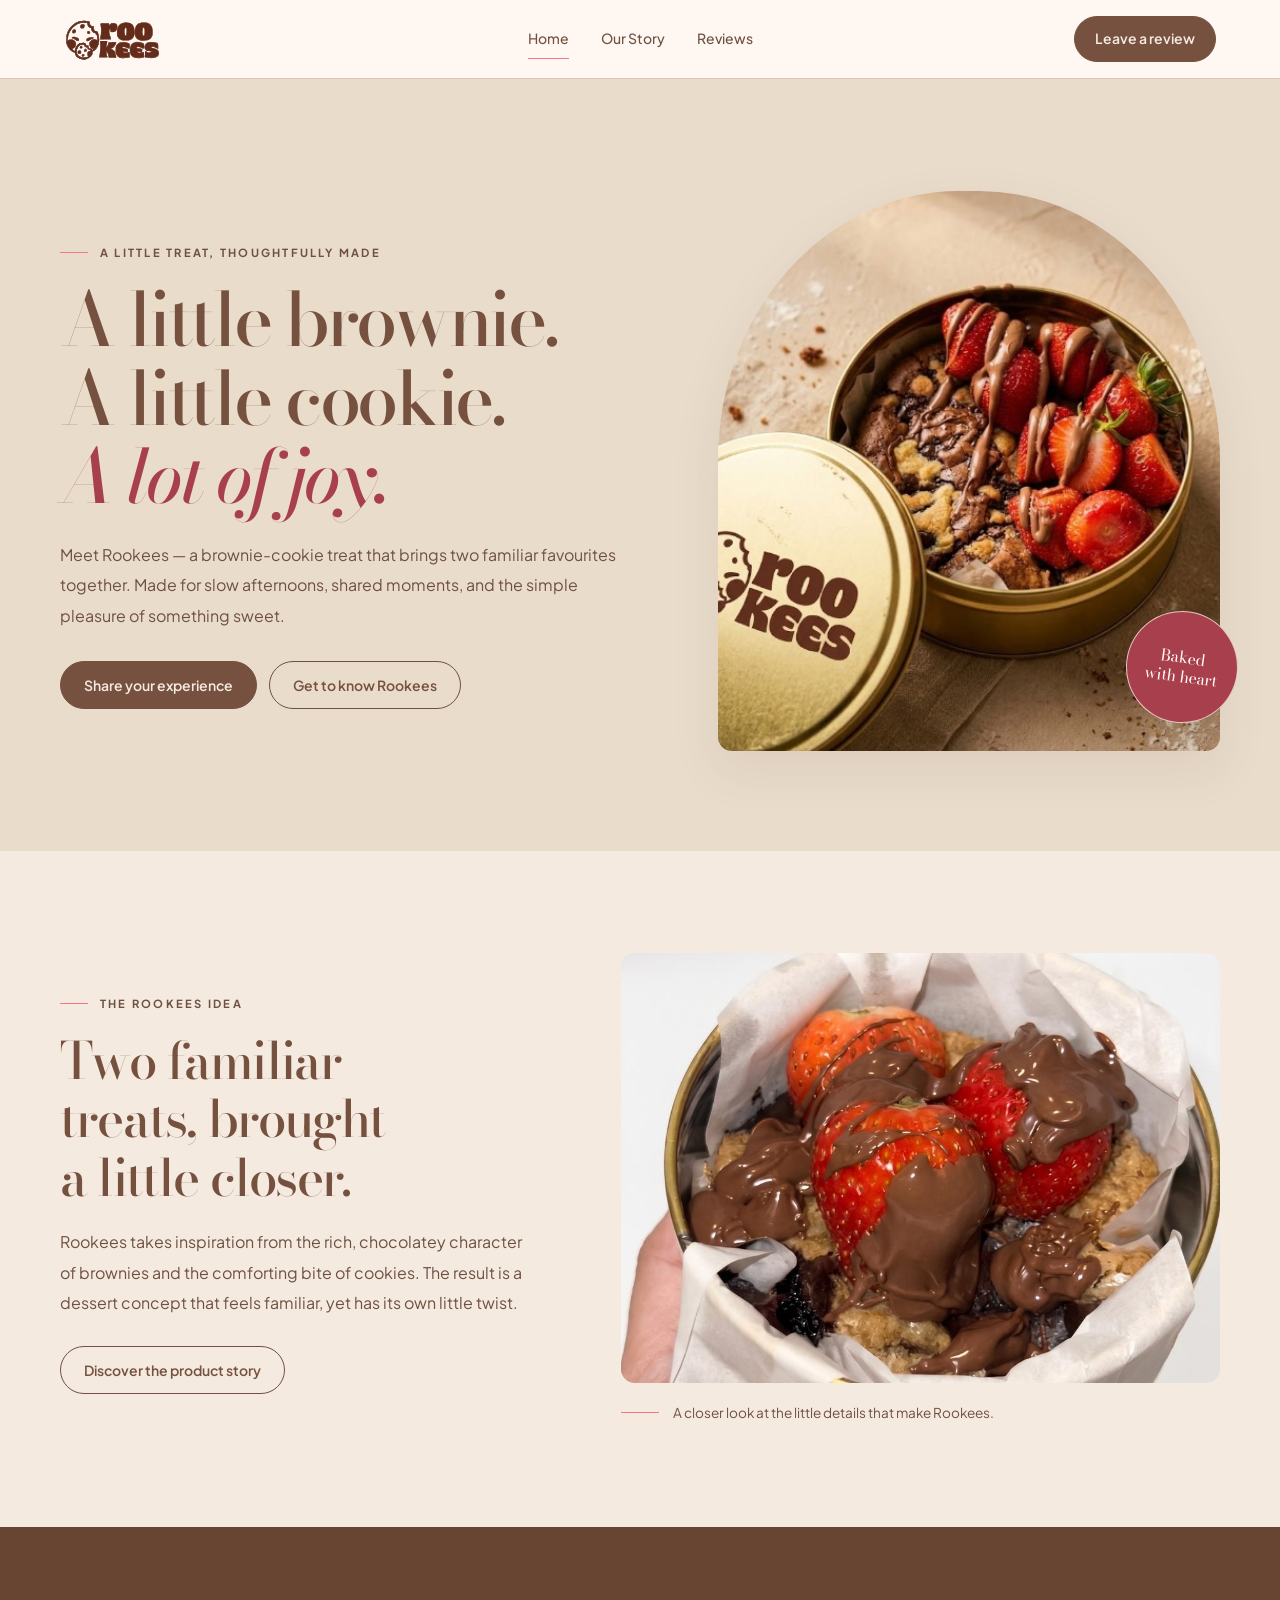
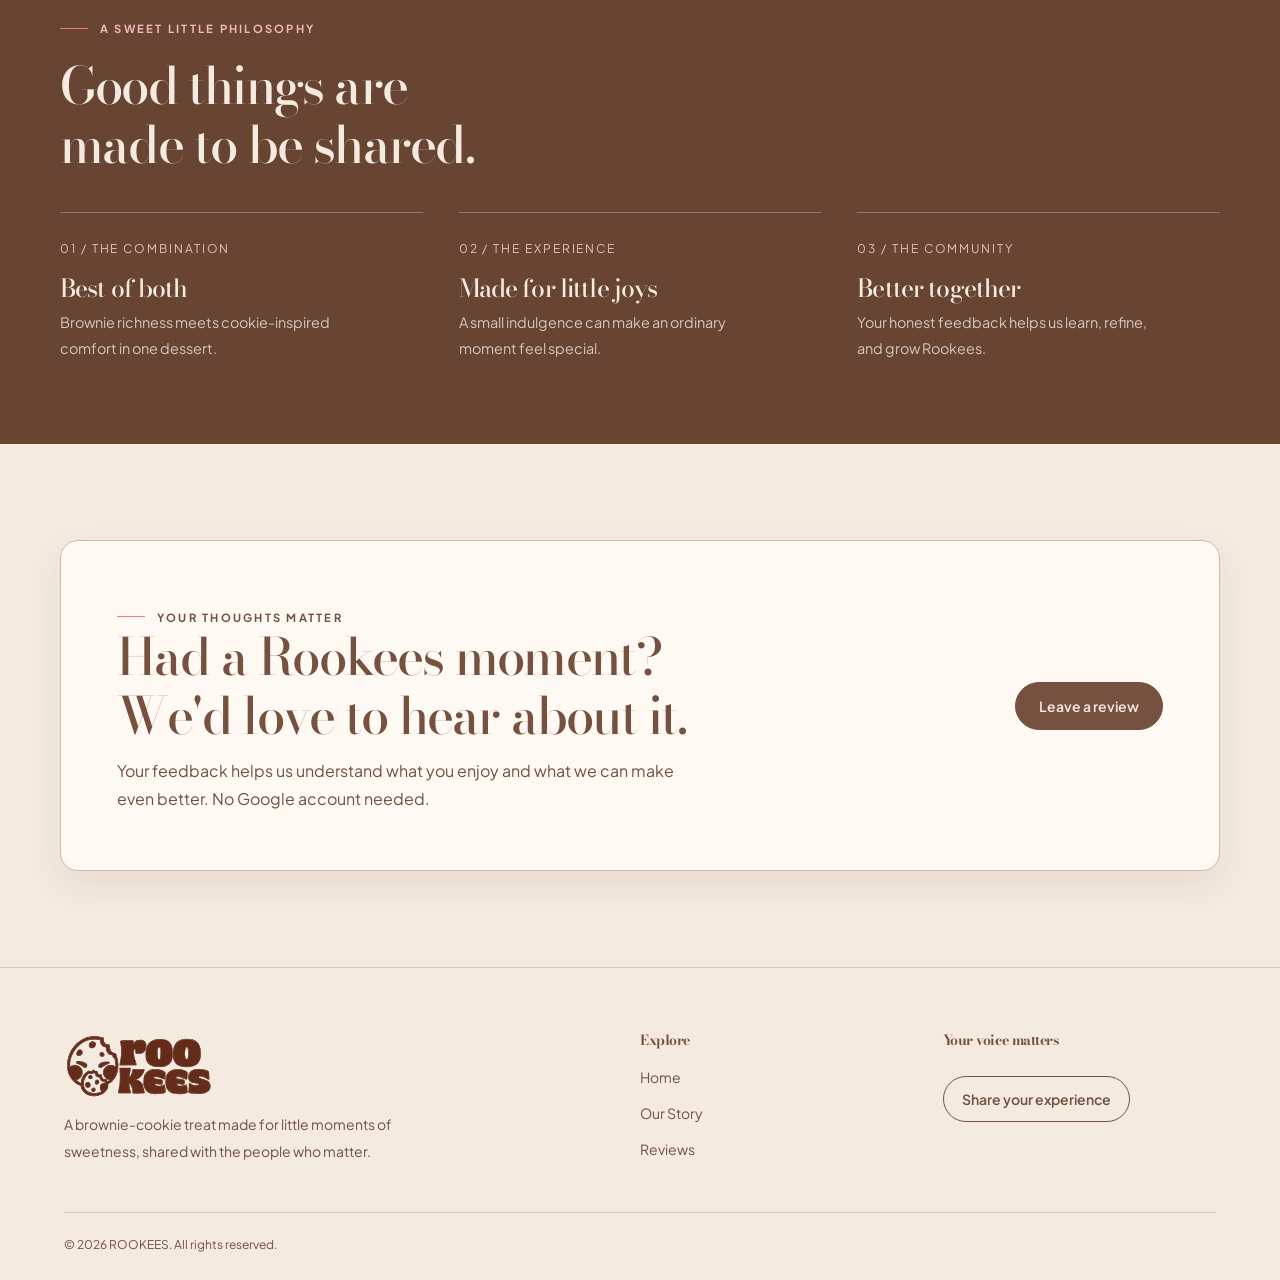
<file: index.html>
<!doctype html>
<html lang="en">
  <head>
    <meta charset="UTF-8" />
    <meta name="viewport" content="width=device-width, initial-scale=1.0" />
    <meta
      name="description"
      content="Meet Rookees: a brownie-cookie treat made for little moments of sweetness. Discover the product and share your experience."
    />
    <meta name="theme-color" content="#F3E7D9" />
    <link
      rel="icon"
      type="image/svg+xml"
      href="./assets/images/rookees-favicon.svg"
    />
    <meta
      property="og:title"
      content="Rookees — A Little Sweetness, Made to Share"
    />
    <meta
      property="og:description"
      content="Get to know Rookees and tell us what you think."
    />
    <meta property="og:type" content="website" />
    <title>Rookees — A Little Sweetness, Made to Share</title>
    <link rel="preconnect" href="https://fonts.googleapis.com" />
    <link rel="preconnect" href="https://fonts.gstatic.com" crossorigin />
    <link
      href="https://fonts.googleapis.com/css2?family=Bodoni+Moda:wght@500;600;700&family=Plus+Jakarta+Sans:wght@400;500;600;700&display=swap"
      rel="stylesheet"
    />
    <link rel="stylesheet" href="./css/style.css" />
    <link rel="stylesheet" href="./css/brand-revamp.css" />
    <script src="./js/config.js" defer></script>
    <script src="./js/components.js" defer></script>
    <script src="./js/main.js" defer></script>
  </head>
  <body>
    <a class="skip-link" href="#main-content">Skip to content</a>
    <header id="site-header"></header>
    <main class="brand-home" id="main-content">
      <section class="brand-home-hero">
        <div class="brand-container brand-home-hero__grid">
          <div class="brand-home-hero__content">
            <p class="brand-eyebrow">A little treat, thoughtfully made</p>
            <h1 class="brand-heading">
              A little brownie.<br />A little cookie.<br /><em
                >A lot of joy.</em
              >
            </h1>
            <p class="brand-copy">
              Meet Rookees — a brownie-cookie treat that brings two familiar
              favourites together. Made for slow afternoons, shared moments, and
              the simple pleasure of something sweet.
            </p>
            <div class="brand-home-hero__actions">
              <a class="btn btn--primary" href="./reviews.html"
                >Share your experience</a
              >
              <a class="btn btn--secondary" href="./about.html"
                >Get to know Rookees</a
              >
            </div>
          </div>
          <div class="brand-home-hero__visual">
            <img
              class="brand-home-hero__image"
              src="./assets/images/rookees-product.jpeg"
              alt="Illustrated temporary Rookees brownie-cookie product visual"
              fetchpriority="high"
              width="900"
              height="1000"
            />
            <span class="brand-home-hero__stamp" aria-hidden="true"
              >Baked<br />with heart</span
            >
          </div>
        </div>
      </section>
      <section class="brand-intro" aria-labelledby="brand-intro-title">
        <div class="brand-container brand-intro__grid">
          <div>
            <p class="brand-eyebrow">The Rookees idea</p>
            <h2 class="brand-intro__title" id="brand-intro-title">
              Two familiar treats, brought a little closer.
            </h2>
            <p class="brand-copy">
              Rookees takes inspiration from the rich, chocolatey character of
              brownies and the comforting bite of cookies. The result is a
              dessert concept that feels familiar, yet has its own little twist.
            </p>
            <a class="btn btn--secondary brand-intro__cta" href="./about.html"
              >Discover the product story</a
            >
          </div>
          <div>
            <img
              class="brand-intro__image"
              src="./assets/images/rookees-product.jpg"
              alt="Illustrated temporary Rookees brownie-cookie product visual"
              loading="lazy"
              width="1000"
              height="800"
            />
            <p class="brand-intro__note">
              A closer look at the little details that make Rookees.
            </p>
          </div>
        </div>
      </section>
      <section class="brand-values" aria-labelledby="brand-values-title">
        <div class="brand-container">
          <div class="brand-values__heading">
            <p class="brand-eyebrow">A sweet little philosophy</p>
            <h2 id="brand-values-title">Good things are made to be shared.</h2>
          </div>
          <div class="brand-values__grid">
            <article class="brand-value">
              <span>01 / THE COMBINATION</span>
              <h3>Best of both</h3>
              <p>
                Brownie richness meets cookie-inspired comfort in one dessert.
              </p>
            </article>
            <article class="brand-value">
              <span>02 / THE EXPERIENCE</span>
              <h3>Made for little joys</h3>
              <p>
                A small indulgence can make an ordinary moment feel special.
              </p>
            </article>
            <article class="brand-value">
              <span>03 / THE COMMUNITY</span>
              <h3>Better together</h3>
              <p>
                Your honest feedback helps us learn, refine, and grow Rookees.
              </p>
            </article>
          </div>
        </div>
      </section>
      <section class="brand-feedback-cta">
        <div class="brand-container">
          <div class="brand-feedback-cta__panel">
            <div>
              <p class="brand-eyebrow">Your thoughts matter</p>
              <h2>Had a Rookees moment? We'd love to hear about it.</h2>
              <p>
                Your feedback helps us understand what you enjoy and what we can
                make even better. No Google account needed.
              </p>
            </div>
            <a class="btn btn--primary" href="./reviews.html"
              >Leave a review</a
            >
          </div>
        </div>
      </section>
    </main>
    <footer id="site-footer"></footer>
  </body>
</html>
</file>
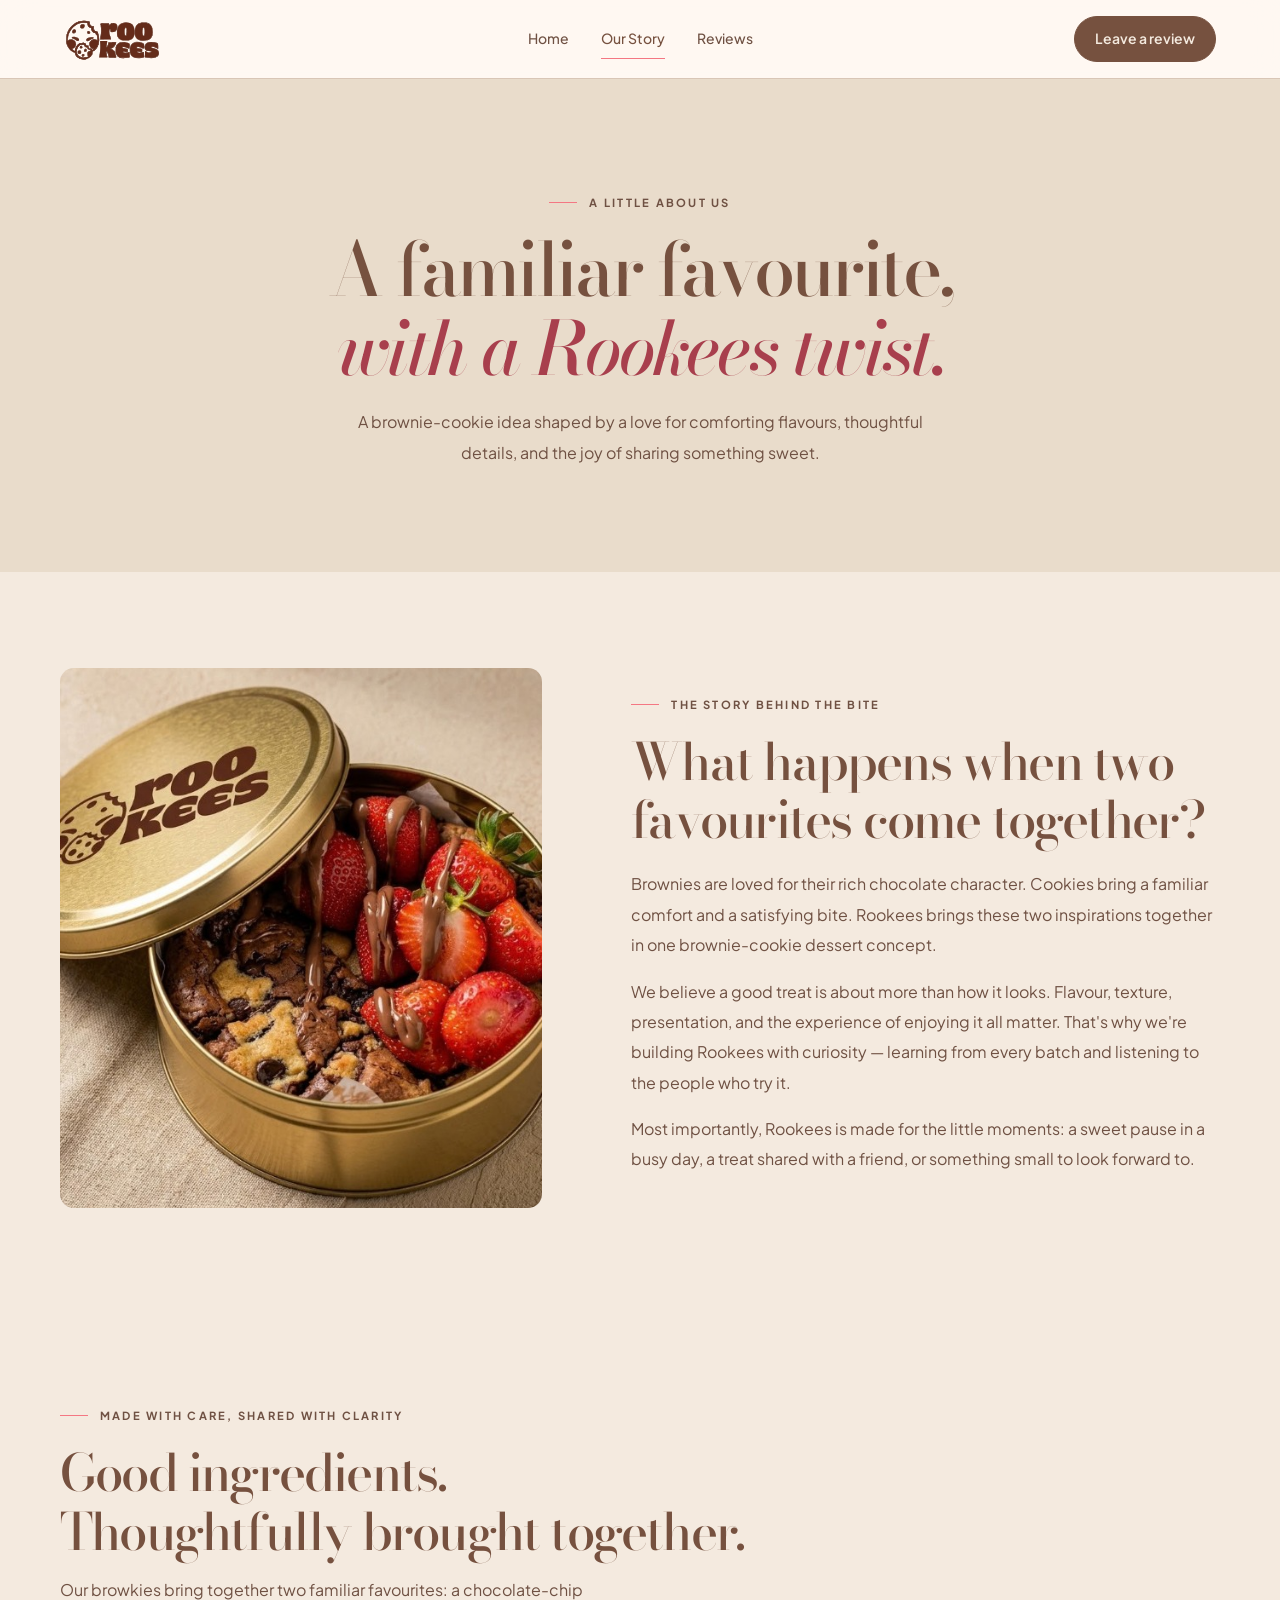
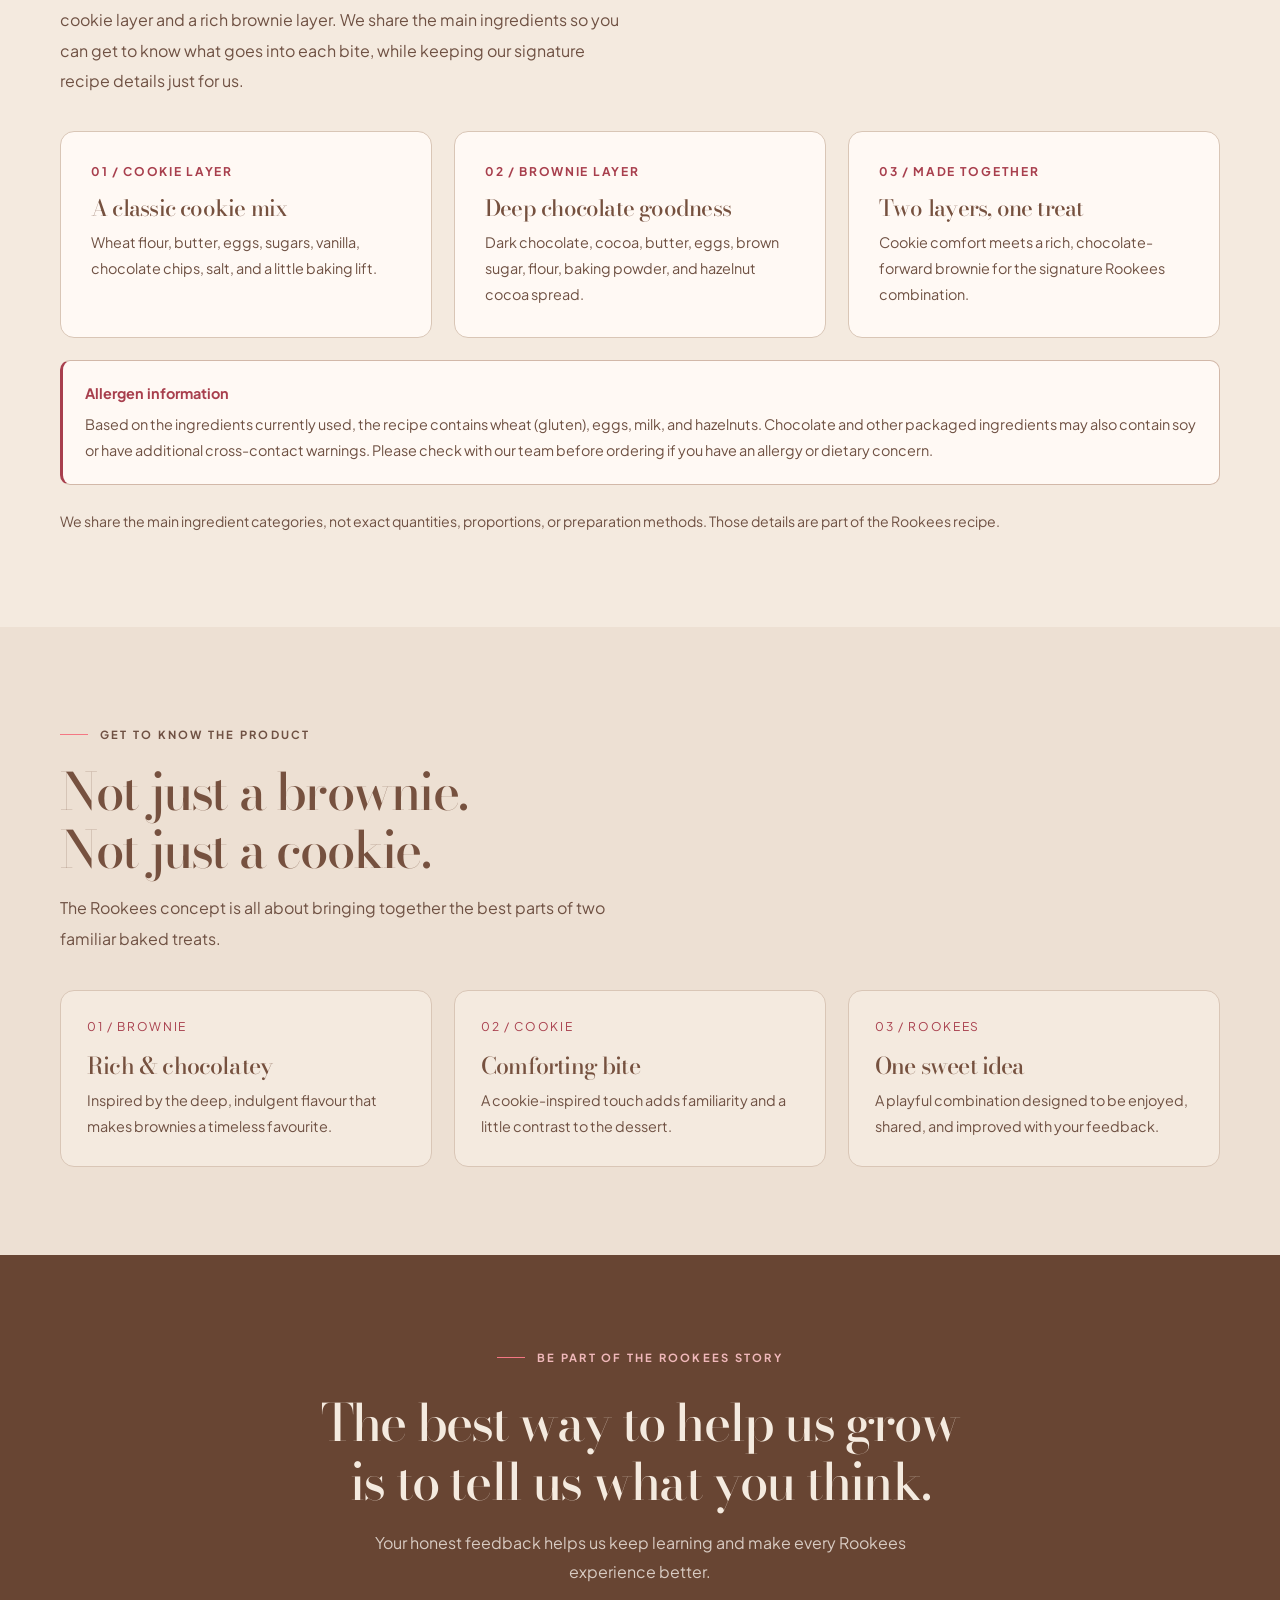
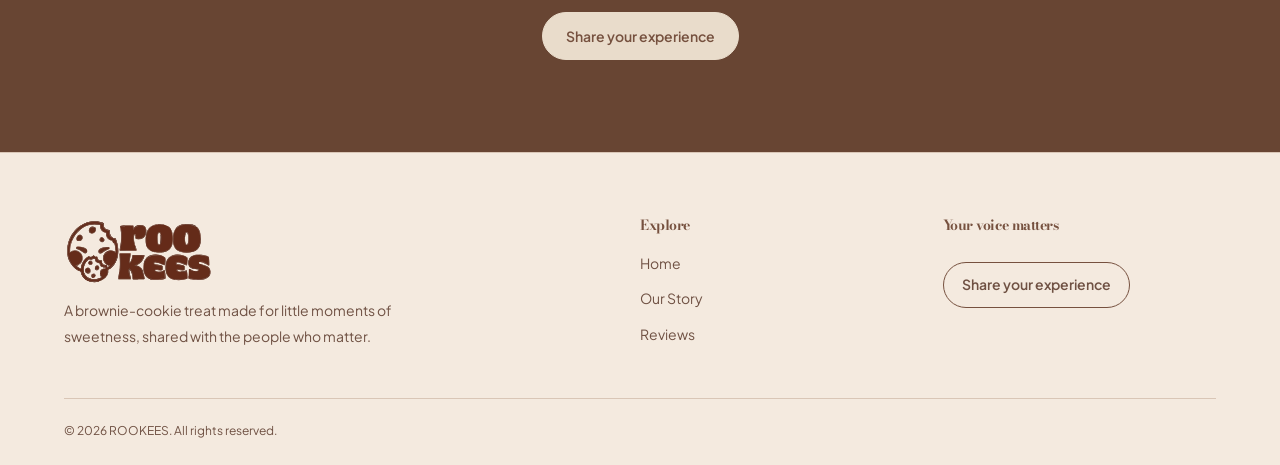
<file: about.html>
<!doctype html>
<html lang="en">
  <head>
    <meta charset="UTF-8" />
    <meta name="viewport" content="width=device-width, initial-scale=1.0" />
    <meta name="description" content="Get to know Rookees: the idea behind our brownie-cookie dessert and the little details that shape the product." />
    <meta name="theme-color" content="#F3E7D9" />
    <link rel="icon" type="image/svg+xml" href="./assets/images/rookees-favicon.svg" />
    <title>Our Story & Product | Rookees</title>
    <link rel="preconnect" href="https://fonts.googleapis.com" />
    <link rel="preconnect" href="https://fonts.gstatic.com" crossorigin />
    <link href="https://fonts.googleapis.com/css2?family=Bodoni+Moda:wght@500;600;700&family=Plus+Jakarta+Sans:wght@400;500;600;700&display=swap" rel="stylesheet" />
    <link rel="stylesheet" href="./css/style.css" />
    <link rel="stylesheet" href="./css/about.css" />
    <link rel="stylesheet" href="./css/brand-revamp.css" />
    <script src="./js/config.js" defer></script>
    <script src="./js/components.js" defer></script>
    <script src="./js/main.js" defer></script>
  </head>
  <body>
    <a class="skip-link" href="#main-content">Skip to content</a>
    <header id="site-header"></header>
    <main class="brand-about" id="main-content">
      <section class="brand-page-hero">
        <div class="brand-container">
          <p class="brand-eyebrow">A little about us</p>
          <h1 class="brand-heading">A familiar favourite,<br /><em>with a Rookees twist.</em></h1>
          <p class="brand-copy">A brownie-cookie idea shaped by a love for comforting flavours, thoughtful details, and the joy of sharing something sweet.</p>
        </div>
      </section>
      <section class="brand-story">
        <div class="brand-container brand-story__grid">
          <div>
            <img class="brand-story__image" src="./assets/images/rookees-product-closeup.jpeg" alt="Illustrated temporary Rookees brownie-cookie product visual" width="900" height="1000" fetchpriority="high" />
          </div>
          <div>
            <p class="brand-eyebrow">The story behind the bite</p>
            <h2>What happens when two favourites come together?</h2>
            <p>Brownies are loved for their rich chocolate character. Cookies bring a familiar comfort and a satisfying bite. Rookees brings these two inspirations together in one brownie-cookie dessert concept.</p>
            <p>We believe a good treat is about more than how it looks. Flavour, texture, presentation, and the experience of enjoying it all matter. That's why we're building Rookees with curiosity — learning from every batch and listening to the people who try it.</p>
            <p>Most importantly, Rookees is made for the little moments: a sweet pause in a busy day, a treat shared with a friend, or something small to look forward to.</p>
          </div>
        </div>
      </section>
      <section class="brand-ingredients" aria-labelledby="ingredients-title">
        <div class="brand-container">
          <div class="brand-ingredients__heading">
            <p class="brand-eyebrow">Made with care, shared with clarity</p>
            <h2 id="ingredients-title">Good ingredients. Thoughtfully brought together.</h2>
            <p class="brand-copy">Our browkies bring together two familiar favourites: a chocolate-chip cookie layer and a rich brownie layer. We share the main ingredients so you can get to know what goes into each bite, while keeping our signature recipe details just for us.</p>
          </div>
          <div class="brand-ingredients__grid">
            <article class="brand-ingredient-note">
              <span>01 / COOKIE LAYER</span>
              <h3>A classic cookie mix</h3>
              <p>Wheat flour, butter, eggs, sugars, vanilla, chocolate chips, salt, and a little baking lift.</p>
            </article>
            <article class="brand-ingredient-note">
              <span>02 / BROWNIE LAYER</span>
              <h3>Deep chocolate goodness</h3>
              <p>Dark chocolate, cocoa, butter, eggs, brown sugar, flour, baking powder, and hazelnut cocoa spread.</p>
            </article>
            <article class="brand-ingredient-note">
              <span>03 / MADE TOGETHER</span>
              <h3>Two layers, one treat</h3>
              <p>Cookie comfort meets a rich, chocolate-forward brownie for the signature Rookees combination.</p>
            </article>
          </div>
          <div class="brand-ingredients__allergens">
            <p><strong>Allergen information</strong></p>
            <p>Based on the ingredients currently used, the recipe contains wheat (gluten), eggs, milk, and hazelnuts. Chocolate and other packaged ingredients may also contain soy or have additional cross-contact warnings. Please check with our team before ordering if you have an allergy or dietary concern.</p>
          </div>
          <p class="brand-ingredients__note">We share the main ingredient categories, not exact quantities, proportions, or preparation methods. Those details are part of the Rookees recipe.</p>
        </div>
      </section>
      <section class="brand-product-notes" aria-labelledby="product-notes-title">
        <div class="brand-container">
          <div class="brand-product-notes__heading">
            <p class="brand-eyebrow">Get to know the product</p>
            <h2 id="product-notes-title">Not just a brownie. Not just a cookie.</h2>
            <p class="brand-copy">The Rookees concept is all about bringing together the best parts of two familiar baked treats.</p>
          </div>
          <div class="brand-product-notes__grid">
            <article class="brand-product-note"><span>01 / BROWNIE</span><h3>Rich & chocolatey</h3><p>Inspired by the deep, indulgent flavour that makes brownies a timeless favourite.</p></article>
            <article class="brand-product-note"><span>02 / COOKIE</span><h3>Comforting bite</h3><p>A cookie-inspired touch adds familiarity and a little contrast to the dessert.</p></article>
            <article class="brand-product-note"><span>03 / ROOKEES</span><h3>One sweet idea</h3><p>A playful combination designed to be enjoyed, shared, and improved with your feedback.</p></article>
          </div>
        </div>
      </section>
      <section class="brand-about-cta">
        <div class="brand-container">
          <p class="brand-eyebrow">Be part of the Rookees story</p>
          <h2>The best way to help us grow is to tell us what you think.</h2>
          <p>Your honest feedback helps us keep learning and make every Rookees experience better.</p>
          <a class="btn btn--light" href="./reviews.html">Share your experience</a>
        </div>
      </section>
    </main>
    <footer id="site-footer"></footer>
  </body>
</html>
</file>
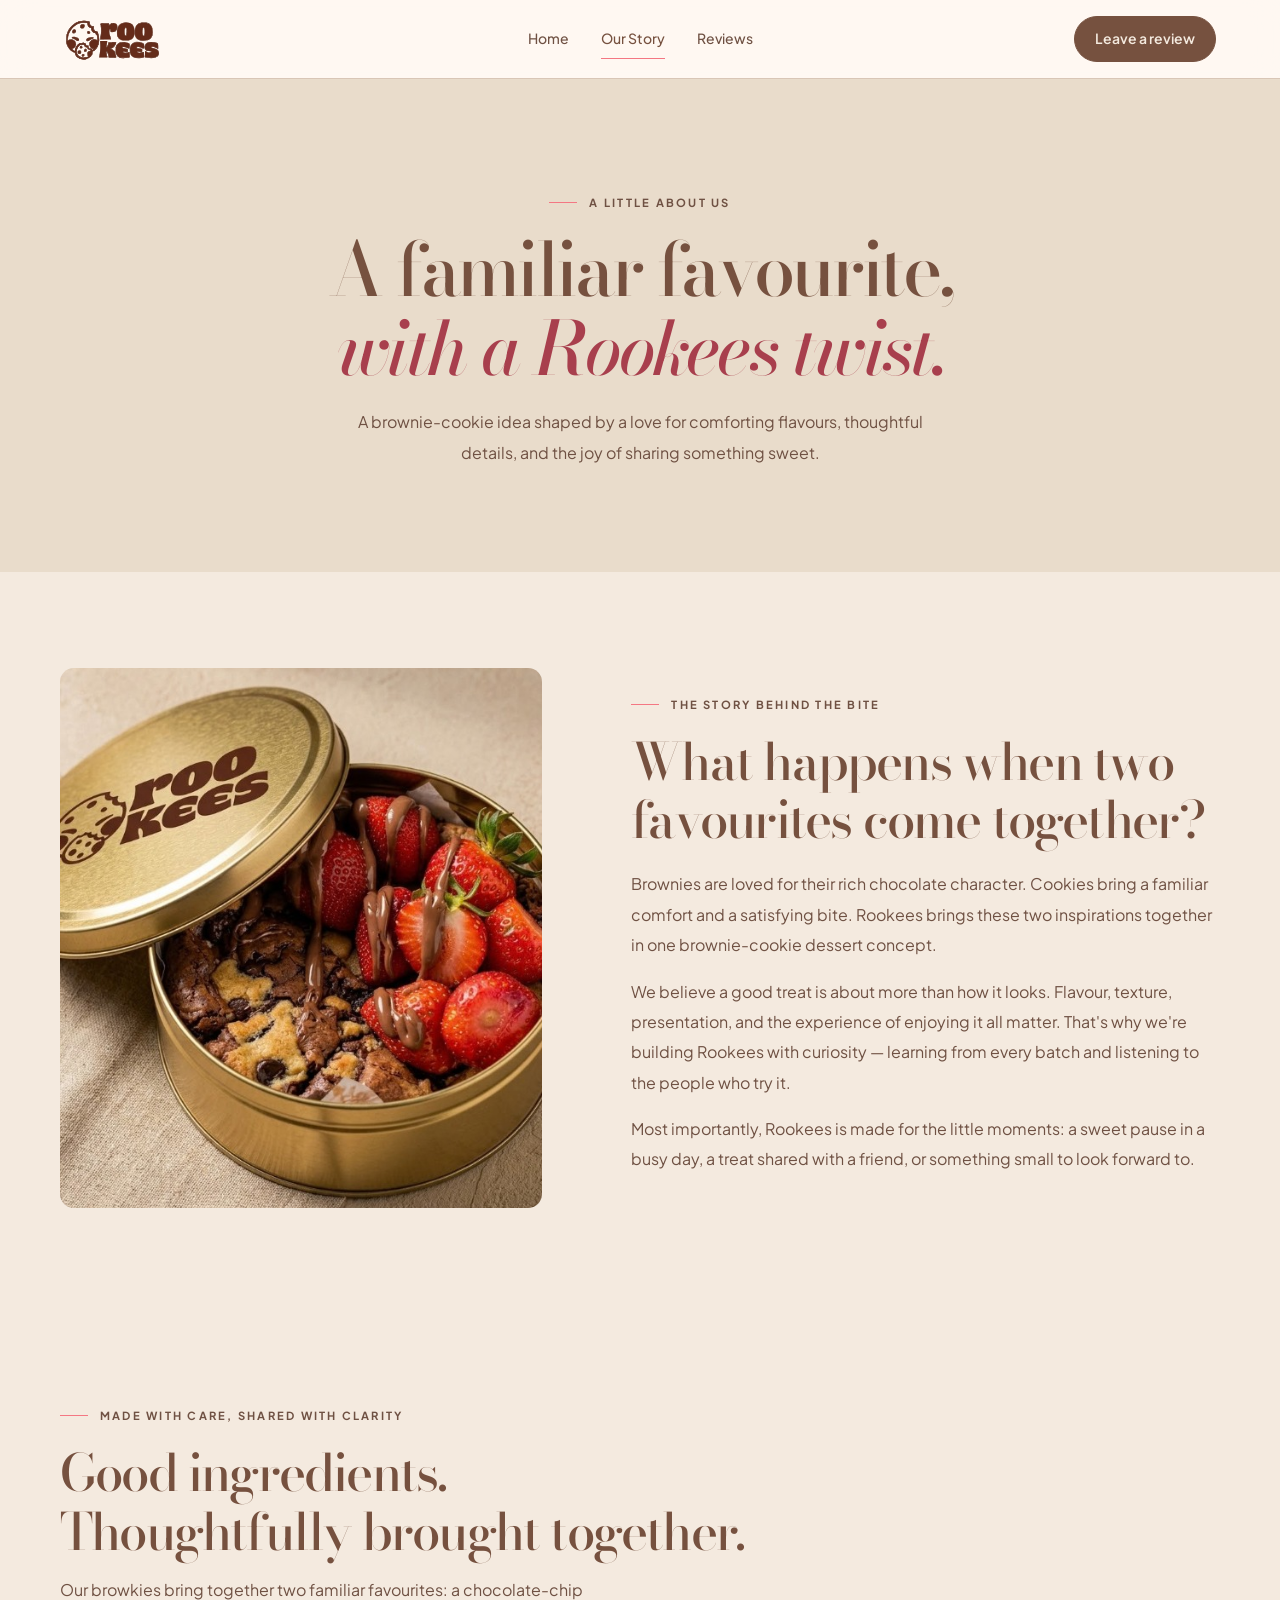
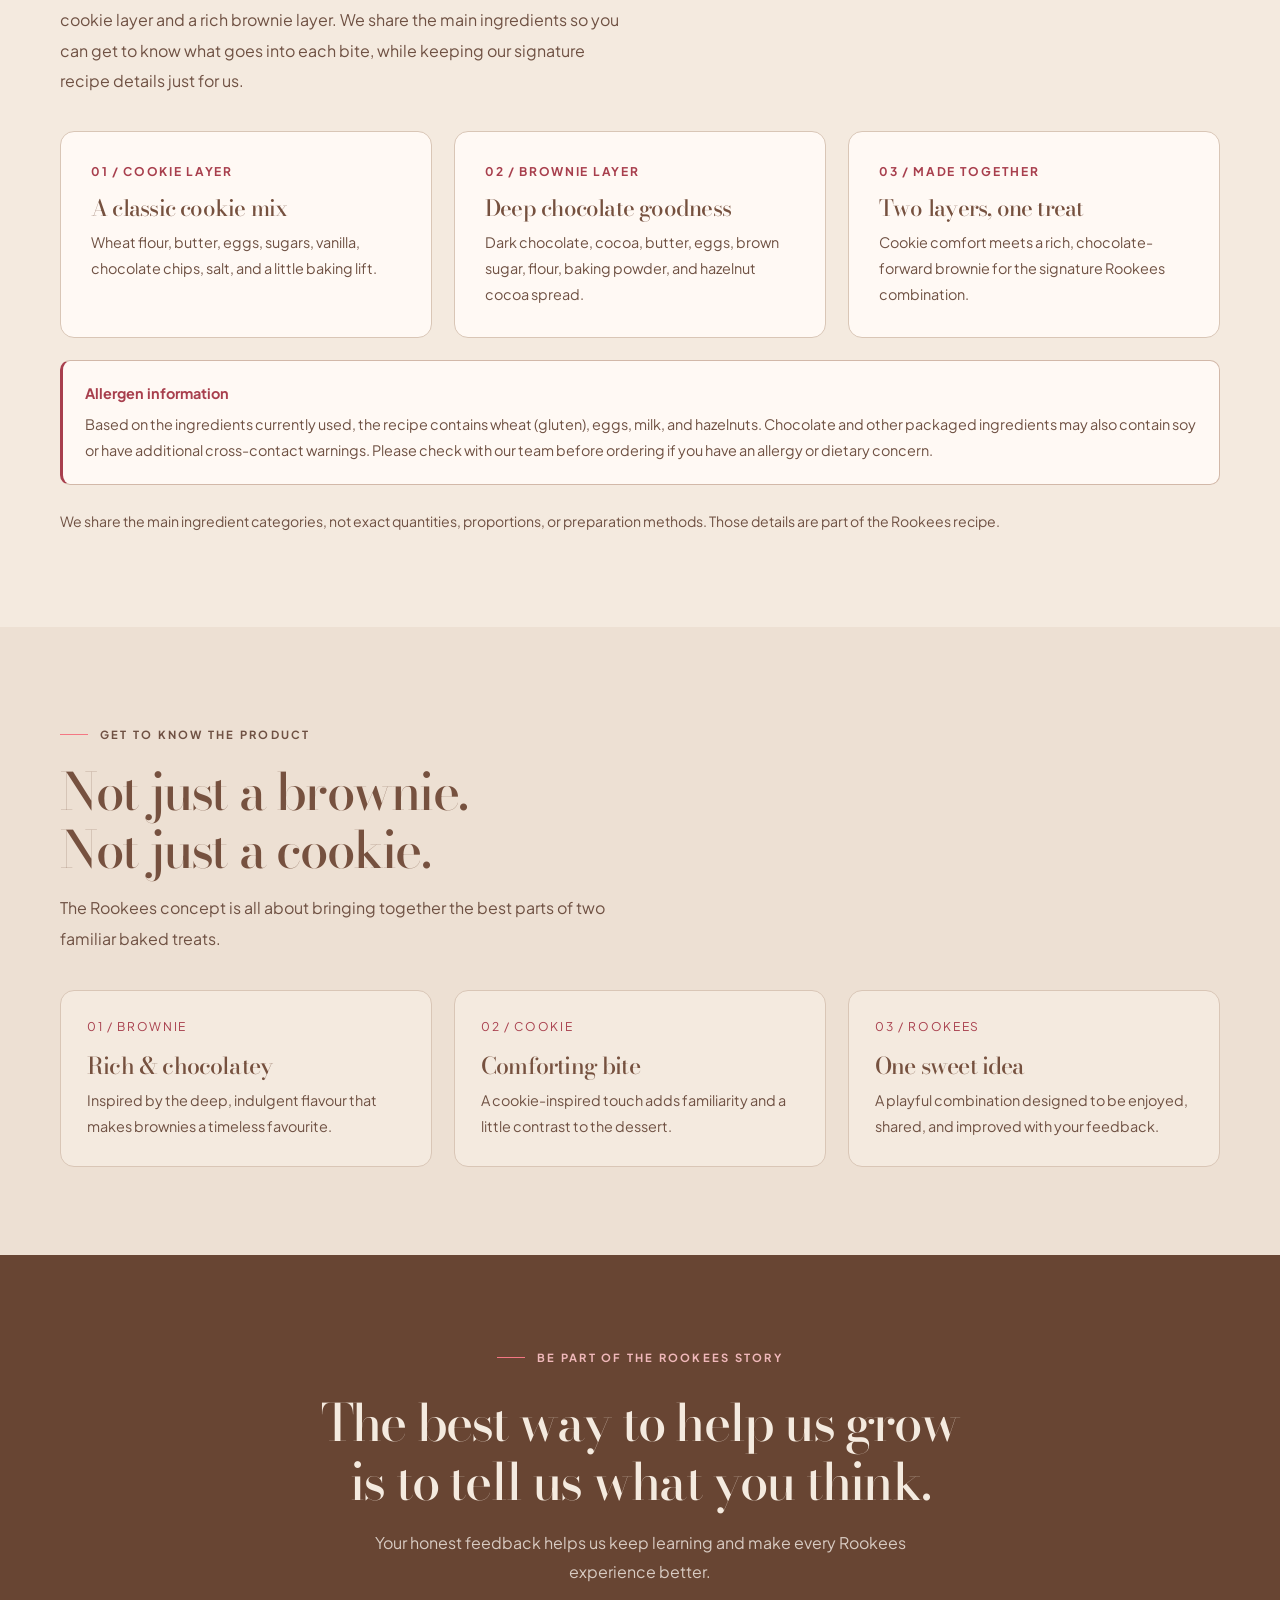
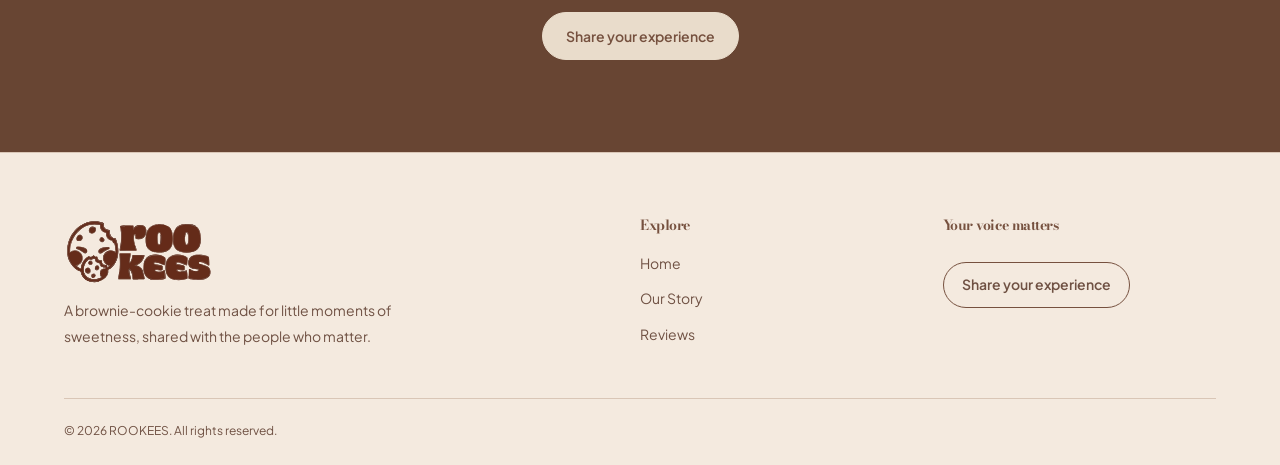
<file: products.html>
<!doctype html>
<html lang="en">
  <head>
    <meta charset="UTF-8" />
    <meta name="viewport" content="width=device-width, initial-scale=1.0" />
    <meta http-equiv="refresh" content="0; url=./about.html#product-notes-title" />
    <link rel="canonical" href="./about.html" />
    <title>Our Product | Rookees</title>
    <script>window.location.replace("./about.html#product-notes-title");</script>
  </head>
  <body>
    <p>Rookees product information has moved. <a href="./about.html#product-notes-title">Continue to our story and product introduction.</a></p>
  </body>
</html>
</file>
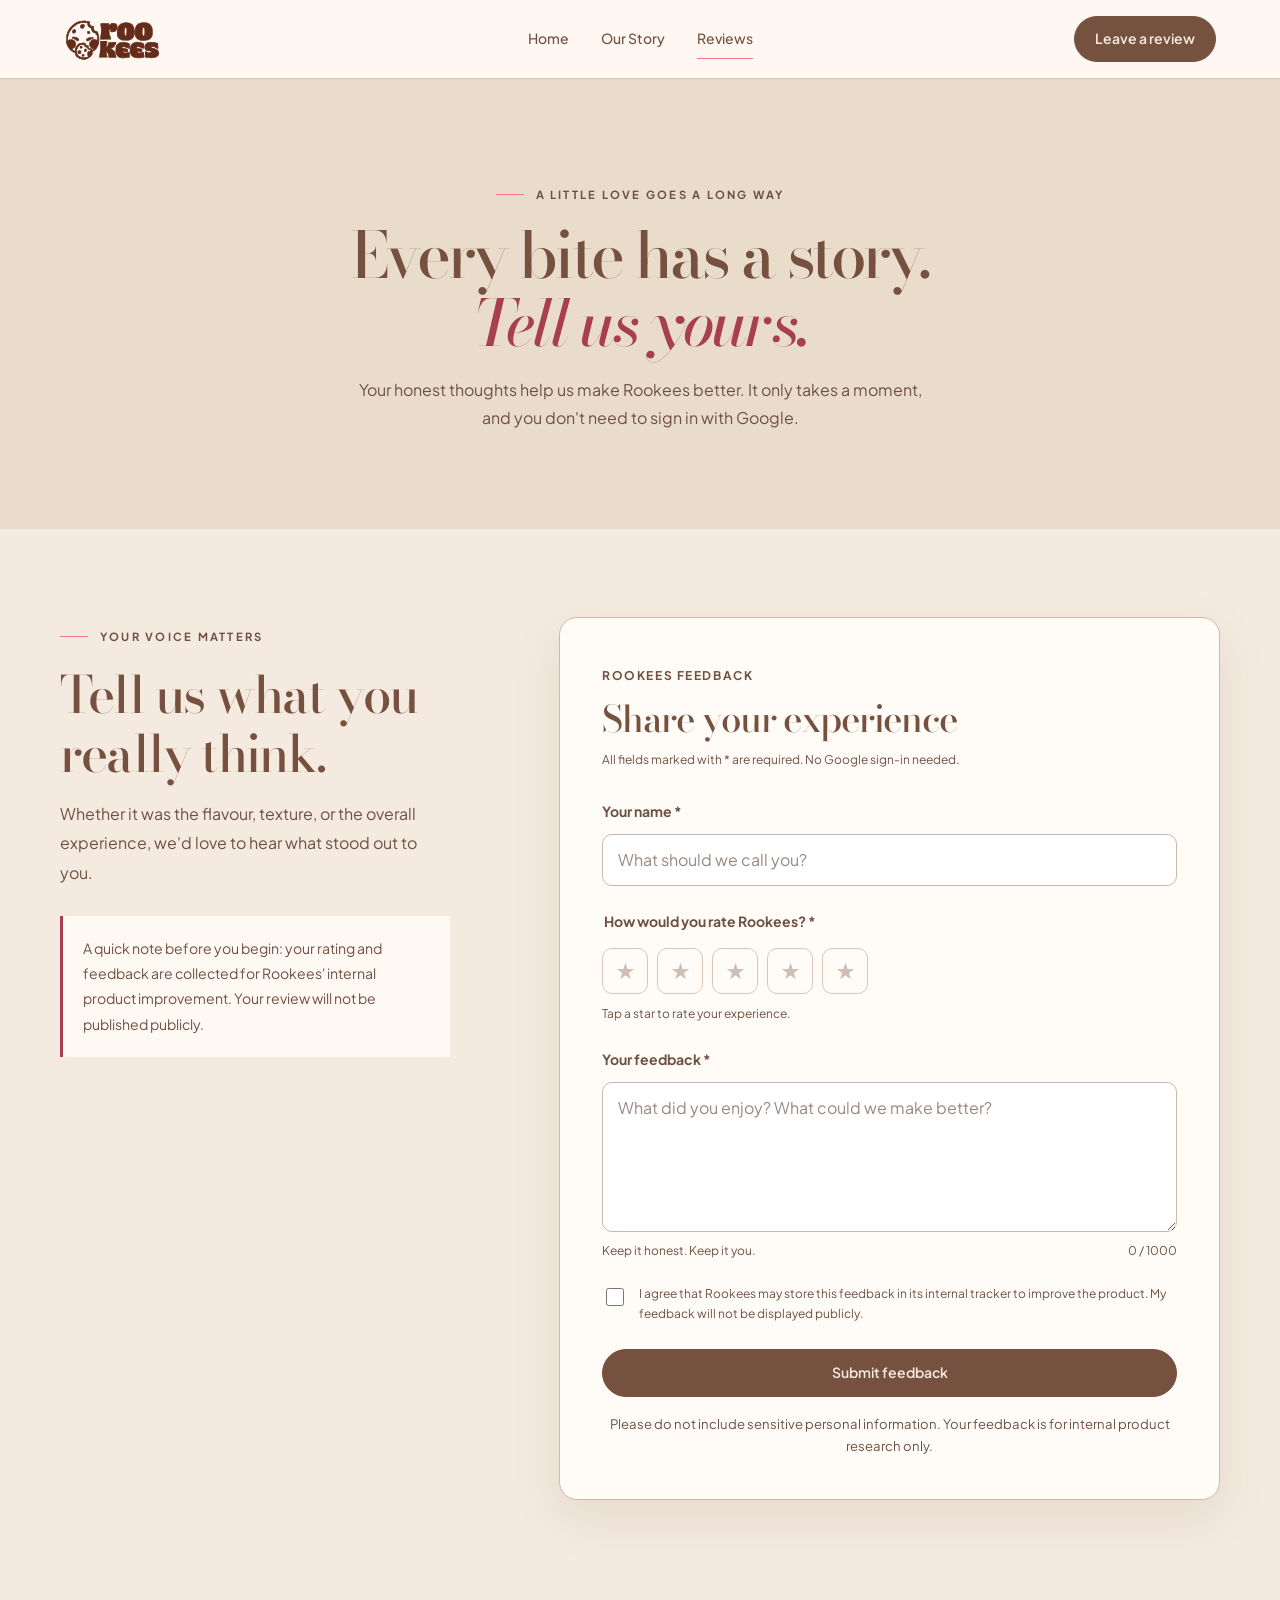
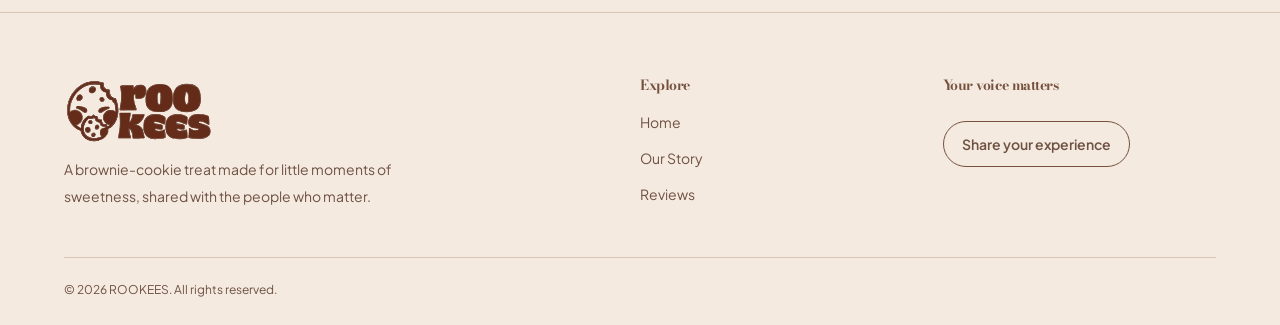
<file: reviews.html>
<!doctype html>
<html lang="en">
  <head>
    <meta charset="UTF-8" />
    <meta name="viewport" content="width=device-width, initial-scale=1.0" />
    <meta name="description" content="Tried Rookees? Share your honest rating and feedback in a few simple steps. No Google account required." />
    <meta name="theme-color" content="#F3E7D9" />
    <link rel="icon" type="image/svg+xml" href="./assets/images/rookees-favicon.svg" />
    <title>Share Your Experience | Rookees</title>
    <link rel="preconnect" href="https://fonts.googleapis.com" />
    <link rel="preconnect" href="https://fonts.gstatic.com" crossorigin />
    <link href="https://fonts.googleapis.com/css2?family=Bodoni+Moda:wght@500;600;700&family=Plus+Jakarta+Sans:wght@400;500;600;700&display=swap" rel="stylesheet" />
    <link rel="stylesheet" href="./css/style.css" />
    <link rel="stylesheet" href="./css/reviews.css" />
    <link rel="stylesheet" href="./css/brand-revamp.css" />
    <script src="./js/config.js" defer></script>
    <script src="./js/components.js" defer></script>
    <script src="./js/reviews.js" defer></script>
    <script src="./js/main.js" defer></script>
  </head>
  <body>
    <a class="skip-link" href="#main-content">Skip to content</a>
    <header id="site-header"></header>
    <main class="brand-reviews" id="main-content">
      <section class="brand-reviews-hero">
        <div class="brand-container">
          <p class="brand-eyebrow">A little love goes a long way</p>
          <h1 class="brand-heading">Every bite has a story.<br /><em>Tell us yours.</em></h1>
          <p>Your honest thoughts help us make Rookees better. It only takes a moment, and you don't need to sign in with Google.</p>
        </div>
      </section>
      <section class="brand-container brand-review-layout" id="share-feedback">
        <aside class="brand-review-aside">
          <p class="brand-eyebrow">Your voice matters</p>
          <h2>Tell us what you really think.</h2>
          <p>Whether it was the flavour, texture, or the overall experience, we'd love to hear what stood out to you.</p>
          <div class="brand-review-promise">A quick note before you begin: your rating and feedback are collected for Rookees' internal product improvement. Your review will not be published publicly.</div>
        </aside>
        <form class="feedback-form" id="review-form">
          <div class="feedback-form__heading">
            <span class="feedback-form__step">ROOKEES FEEDBACK</span>
            <h3>Share your experience</h3>
            <p>All fields marked with * are required. No Google sign-in needed.</p>
          </div>
          <div class="form-field">
            <label for="review-name">Your name *</label>
            <input type="text" id="review-name" name="name" placeholder="What should we call you?" maxlength="60" autocomplete="name" required />
          </div>
          <fieldset class="form-field rating-field">
            <legend>How would you rate Rookees? *</legend>
            <div class="rating-picker" id="rating-picker" role="radiogroup" aria-label="Choose a rating from one to five stars">
              <button type="button" class="rating-star" data-rating="1" role="radio" aria-checked="false" aria-label="1 star">★</button>
              <button type="button" class="rating-star" data-rating="2" role="radio" aria-checked="false" aria-label="2 stars">★</button>
              <button type="button" class="rating-star" data-rating="3" role="radio" aria-checked="false" aria-label="3 stars">★</button>
              <button type="button" class="rating-star" data-rating="4" role="radio" aria-checked="false" aria-label="4 stars">★</button>
              <button type="button" class="rating-star" data-rating="5" role="radio" aria-checked="false" aria-label="5 stars">★</button>
            </div>
            <p class="rating-hint" id="rating-hint">Tap a star to rate your experience.</p>
            <input type="hidden" id="review-rating" name="rating" required />
          </fieldset>
          <div class="form-field">
            <label for="review-message">Your feedback *</label>
            <textarea id="review-message" name="message" rows="5" maxlength="1000" placeholder="What did you enjoy? What could we make better?" required></textarea>
            <div class="form-field__meta"><span>Keep it honest. Keep it you.</span><span id="character-count">0 / 1000</span></div>
          </div>
          <label class="feedback-consent">
            <input type="checkbox" id="review-consent" required />
            <span>I agree that Rookees may store this feedback in its internal tracker to improve the product. My feedback will not be displayed publicly.</span>
          </label>
          <button type="submit" class="btn btn--primary feedback-form__submit">Submit feedback</button>
          <p class="feedback-form__disclaimer">Please do not include sensitive personal information. Your feedback is for internal product research only.</p>
          <div class="form-field" aria-hidden="true" style="position:absolute;left:-10000px;width:1px;height:1px;overflow:hidden">
            <label for="review-website">Leave this field empty</label>
            <input type="text" id="review-website" name="website" tabindex="-1" autocomplete="off" />
          </div>
          <p class="feedback-form__status" id="review-status" role="status" aria-live="polite"></p>
        </form>
      </section>
    </main>
    <footer id="site-footer"></footer>
  </body>
</html>
</file>
<file: css/style.css>
/* 1. Global design system */
@import url("./global.css");

/* 2. Shared UI components */
@import url("./components.css");

/* 3. Homepage styles */
@import url("./home.css");
</file>
<file: css/brand-revamp.css>
/* Rookees brand refresh — classy, warm, baker-inspired */
:root {
  --color-cream: #E9DCCB;
  --color-surface: #F4EADF;
  --color-cocoa: #76513F;
  --color-brown: #8B6A58;
  --color-gold: #F47783;
  --color-strawberry: #F47783;
  --color-border: #D9C6B6;
  --color-white: #FFF9F4;
  --color-black: #2E211B;
  --font-display: "Bodoni Moda", Georgia, serif;
  --font-body: "Plus Jakarta Sans", Arial, sans-serif;
  --shadow-soft: 0 18px 48px rgb(118 81 63 / 10%);
}
body { background: var(--color-surface); color: var(--color-cocoa); }
h1,h2,h3,h4 { font-family: var(--font-display); font-weight: 500; letter-spacing: -.035em; }
.section__eyebrow,.eyebrow { color: var(--color-brown); letter-spacing: .2em; }
a { text-underline-offset: 4px; }
#site-header { background: rgb(255 249 244 / 92%); border-bottom-color: var(--color-border); }
.site-nav__inner { min-height: 78px; }
.site-nav__logo { max-width: 142px; height: 42px; }
.site-nav__link { color: var(--color-brown); }
.site-nav__link::after { background: var(--color-strawberry); }
.site-nav__cta,.site-nav__button--order { border: 1px solid var(--color-cocoa); border-radius: 999px; background: var(--color-cocoa); color: var(--color-surface); padding: 10px 20px; }
.site-nav__cta:hover,.site-nav__button--order:hover { background: var(--color-strawberry); border-color: var(--color-strawberry); color: var(--color-cocoa); }
.btn { border-radius: 999px; min-height: 48px; padding: 13px 23px; }
.btn--primary { border-color: var(--color-cocoa); background: var(--color-cocoa); color: var(--color-surface); }
.btn--primary:hover { border-color: var(--color-strawberry); background: var(--color-strawberry); color: var(--color-cocoa); }
.btn--secondary { border-color: var(--color-brown); color: var(--color-cocoa); }
.btn--secondary:hover { background: var(--color-cream); border-color: var(--color-strawberry); }
#site-footer { background: var(--color-surface); border-top: 1px solid var(--color-border); color: var(--color-cocoa); }
#site-footer h2,#site-footer a,#site-footer p { color: var(--color-cocoa); }
#site-footer a:hover { color: var(--color-strawberry); }
.site-footer__description { color: var(--color-brown) !important; }
.site-footer__bottom { border-top-color: var(--color-border); }
.brand-home,.brand-about,.brand-reviews { overflow: clip; }
.brand-container { width: min(calc(100% - 48px), 1180px); margin-inline: auto; }
.brand-eyebrow { display: inline-flex; align-items: center; gap: 12px; margin: 0 0 18px; color: var(--color-brown); font-size: .7rem; font-weight: 700; letter-spacing: .2em; text-transform: uppercase; }
.brand-eyebrow::before { width: 28px; height: 1px; background: var(--color-strawberry); content: ""; }
.brand-heading { margin: 0; color: var(--color-cocoa); font-size: clamp(2.5rem, 5.8vw, 5.4rem); line-height: 1.06; }
.brand-heading em,.brand-highlight { color: var(--color-strawberry); font-style: italic; }
.brand-copy { max-width: 570px; color: var(--color-brown); font-size: 1rem; line-height: 1.9; }
.brand-home-hero { position: relative; padding: clamp(64px, 9vw, 112px) 0 clamp(68px, 8vw, 100px); background: var(--color-cream); }
.brand-home-hero__grid { display: grid; grid-template-columns: 1fr .92fr; align-items: center; gap: clamp(36px, 7vw, 90px); }
.brand-home-hero__content { position: relative; z-index: 1; }
.brand-home-hero__content .brand-copy { margin: 24px 0 30px; }
.brand-home-hero__actions { display: flex; flex-wrap: wrap; gap: 12px; }
.brand-home-hero__visual { position: relative; }
.brand-home-hero__image { width: 100%; height: clamp(360px, 45vw, 580px); aspect-ratio: 4 / 4.5; object-fit: cover; border-radius: 48% 48% 14px 14px; box-shadow: var(--shadow-soft); }
.brand-home-hero__stamp { position: absolute; right: -18px; bottom: 28px; display: grid; width: 112px; height: 112px; place-content: center; border: 1px solid rgb(255 249 244 / 70%); border-radius: 50%; background: var(--color-strawberry); color: var(--color-cocoa); font-family: var(--font-display); font-size: 1rem; line-height: 1.2; text-align: center; transform: rotate(8deg); }
.brand-intro { padding: clamp(64px, 8vw, 104px) 0; }
.brand-intro__grid { display: grid; grid-template-columns: .8fr 1.2fr; align-items: start; gap: clamp(32px, 8vw, 112px); }
.brand-intro__title { margin: 0 0 20px; font-size: clamp(2rem, 4vw, 3.5rem); line-height: 1.15; }
.brand-intro__image { width: 100%; height: clamp(260px, 35vw, 430px); aspect-ratio: 5 / 4; object-fit: cover; border-radius: 14px; }
.brand-intro__note { display: flex; align-items: center; gap: 14px; margin-top: 18px; color: var(--color-brown); font-size: .85rem; }
.brand-intro__note::before { width: 38px; height: 1px; background: var(--color-strawberry); content: ""; }
.brand-values { padding: clamp(54px, 7vw, 82px) 0; background: var(--color-cocoa); color: var(--color-surface); }
.brand-values__heading { max-width: 650px; margin-bottom: 38px; }
.brand-values__heading h2 { margin: 0; color: var(--color-surface); font-size: clamp(2rem, 4vw, 3.4rem); }
.brand-values__grid { display: grid; grid-template-columns: repeat(3,1fr); gap: 28px; }
.brand-value { padding-top: 20px; border-top: 1px solid rgb(255 249 244 / 28%); }
.brand-value span { color: #F0B8BA; font-size: .75rem; letter-spacing: .16em; }
.brand-value h3 { margin: 14px 0 8px; color: var(--color-surface); font-size: 1.55rem; }
.brand-value p { max-width: 300px; margin: 0; color: rgb(255 249 244 / 72%); font-size: .9rem; line-height: 1.8; }
.brand-feedback-cta { padding: clamp(64px, 8vw, 96px) 0; }
.brand-feedback-cta__panel { display: flex; align-items: center; justify-content: space-between; gap: 28px; padding: clamp(28px, 5vw, 56px); border: 1px solid var(--color-border); border-radius: 18px; background: #F8EEE7; }
.brand-feedback-cta h2 { max-width: 620px; margin: 0 0 12px; font-size: clamp(2rem, 4vw, 3.2rem); }
.brand-feedback-cta p { max-width: 580px; margin: 0; color: var(--color-brown); line-height: 1.8; }
.brand-page-hero { padding: clamp(64px, 9vw, 104px) 0; background: var(--color-cream); text-align: center; }
.brand-page-hero .brand-copy { margin: 20px auto 0; }
.brand-page-hero .brand-heading { max-width: 850px; margin-inline: auto; }
.brand-story { padding: clamp(64px, 8vw, 96px) 0; }
.brand-story__grid { display: grid; grid-template-columns: .95fr 1.05fr; align-items: center; gap: clamp(34px, 7vw, 88px); }
.brand-story__image { width: 100%; height: clamp(320px, 44vw, 540px); aspect-ratio: 4 / 4.4; object-fit: cover; border-radius: 14px; }
.brand-story h2 { margin: 0 0 20px; font-size: clamp(2rem, 4vw, 3.5rem); }
.brand-story p { color: var(--color-brown); line-height: 1.9; }
.brand-product-notes { padding: clamp(60px, 8vw, 88px) 0; background: #F8EEE7; }
.brand-product-notes__heading { max-width: 690px; margin-bottom: 36px; }
.brand-product-notes__heading h2 { margin: 0 0 14px; font-size: clamp(2rem, 4vw, 3.4rem); }
.brand-product-notes__grid { display: grid; grid-template-columns: repeat(3,1fr); gap: 18px; }
.brand-product-note { padding: 26px; border: 1px solid var(--color-border); border-radius: 14px; background: var(--color-surface); }
.brand-product-note span { color: var(--color-strawberry); font-size: .75rem; letter-spacing: .14em; }
.brand-product-note h3 { margin: 16px 0 8px; font-size: 1.45rem; }
.brand-product-note p { margin: 0; color: var(--color-brown); font-size: .9rem; line-height: 1.8; }
.brand-about-cta { padding: clamp(64px, 8vw, 92px) 0; background: var(--color-cocoa); color: var(--color-surface); text-align: center; }
.brand-about-cta h2 { max-width: 720px; margin: 0 auto 18px; color: var(--color-surface); font-size: clamp(2rem, 4vw, 3.5rem); }
.brand-about-cta p { max-width: 560px; margin: 0 auto 26px; color: rgb(255 249 244 / 74%); line-height: 1.8; }
.brand-reviews-hero { padding: clamp(56px, 7vw, 84px) 0 44px; background: var(--color-cream); text-align: center; }
.brand-reviews-hero h1 { max-width: 760px; margin: 0 auto; font-size: clamp(2.5rem, 5vw, 4.5rem); }
.brand-reviews-hero p:not(.brand-eyebrow) { max-width: 570px; margin: 18px auto 0; color: var(--color-brown); line-height: 1.8; }
.brand-review-layout { display: grid; grid-template-columns: .8fr 1.2fr; align-items: start; gap: clamp(30px, 6vw, 78px); padding: clamp(54px, 7vw, 84px) 0 clamp(72px, 9vw, 110px); }
.brand-review-aside { position: sticky; top: 112px; }
.brand-review-aside h2 { margin: 0 0 16px; font-size: clamp(2rem, 4vw, 3.25rem); }
.brand-review-aside p { color: var(--color-brown); line-height: 1.85; }
.brand-review-promise { margin-top: 28px; padding: 20px; border-left: 3px solid var(--color-strawberry); background: #F8EEE7; color: var(--color-brown); font-size: .88rem; line-height: 1.8; }
.feedback-form { padding: clamp(24px, 4vw, 42px); border: 1px solid var(--color-border); border-radius: 18px; background: var(--color-white); box-shadow: var(--shadow-soft); }
.feedback-form__heading h3 { color: var(--color-cocoa); font-size: clamp(1.7rem, 3vw, 2.3rem); }
.feedback-form__step,.form-field > label,.form-field legend { color: var(--color-brown); }
.form-field input[type="text"],.form-field textarea { border-color: var(--color-border); border-radius: 10px; background: #FFFCF8; color: var(--color-cocoa); }
.form-field input:focus,.form-field textarea:focus { border-color: var(--color-strawberry); box-shadow: 0 0 0 3px rgb(217 140 145 / 18%); }
.rating-star { border-color: var(--color-border); border-radius: 10px; background: #FFFCF8; color: #CDBFB4; }
.rating-star.is-active { border-color: #E7B8B7; background: #FCEBED; color: #B96C72; }
.feedback-consent,.feedback-form__disclaimer,.rating-hint,.form-field__meta { color: var(--color-brown); }
.feedback-consent input { accent-color: var(--color-strawberry); }
.feedback-form__status.is-success { color: #286B4D; }
.feedback-form__status.is-error { color: #A83232; }
@media (max-width: 760px) {
  .brand-container { width: min(calc(100% - 36px), 1180px); }
  .brand-home-hero__grid,.brand-intro__grid,.brand-story__grid,.brand-review-layout { grid-template-columns: 1fr; }
  .brand-home-hero__visual { width: min(100%, 520px); margin-inline: auto; }
  .brand-home-hero__image { height: clamp(280px, 72vw, 430px); aspect-ratio: 5 / 4; border-radius: 16px; }
  .brand-home-hero__stamp { right: -8px; width: 88px; height: 88px; font-size: .85rem; }
  .brand-intro__grid { gap: 28px; }
  .brand-values__grid,.brand-product-notes__grid { grid-template-columns: 1fr; gap: 24px; }
  .brand-feedback-cta__panel { align-items: flex-start; flex-direction: column; }
  .brand-review-aside { position: static; }
}
@media (max-width: 700px) {
  .site-nav__inner { min-height: 68px; }
  .site-nav__toggle { display: inline-flex; width: 44px; height: 44px; flex-direction: column; align-items: center; justify-content: center; gap: 5px; border: 1px solid var(--color-border); border-radius: 50%; background: transparent; }
  .site-nav__toggle span { width: 17px; height: 1.5px; background: var(--color-cocoa); }
  .site-nav__links { position: absolute; top: 100%; right: 0; left: 0; display: none; flex-direction: column; align-items: stretch; gap: 0; padding: 12px 24px 20px; border-bottom: 1px solid var(--color-border); background: var(--color-surface); }
  .site-nav__links.is-open { display: flex; }
  .site-nav__link { padding: 13px 0; }
  .site-nav__actions { display: none; }
}
@media (prefers-reduced-motion: reduce) {
  html { scroll-behavior: auto; }
  *,*::before,*::after { animation-duration: .01ms !important; transition-duration: .01ms !important; }
}


/* Soft-sand / mocha / watermelon refinements */
#site-footer {
  padding-top: clamp(44px, 6vw, 64px);
}
#site-footer .site-footer__logo {
  max-width: 148px;
  height: auto;
}
#site-footer .site-footer__heading {
  color: var(--color-cocoa);
}
#site-footer .site-footer__links a,
#site-footer .site-footer__contact a,
#site-footer .site-footer__bottom p {
  color: var(--color-brown);
}
#site-footer .site-footer__links a:hover,
#site-footer .site-footer__contact a:hover {
  color: var(--color-strawberry);
}

/* Ingredient transparency section */
.brand-ingredients {
  padding: clamp(60px, 8vw, 92px) 0;
  background: var(--color-surface);
}
.brand-ingredients__heading {
  max-width: 720px;
  margin-bottom: 34px;
}
.brand-ingredients__heading h2 {
  margin: 0 0 14px;
  font-size: clamp(2rem, 4vw, 3.4rem);
}
.brand-ingredients__grid {
  display: grid;
  grid-template-columns: repeat(3, minmax(0, 1fr));
  gap: 18px;
}
.brand-ingredient-note {
  padding: clamp(22px, 3vw, 30px);
  border: 1px solid var(--color-border);
  border-radius: 14px;
  background: var(--color-white);
}
.brand-ingredient-note span {
  color: var(--color-strawberry);
  font-size: .75rem;
  font-weight: 700;
  letter-spacing: .14em;
}
.brand-ingredient-note h3 {
  margin: 14px 0 8px;
  font-size: 1.4rem;
}
.brand-ingredient-note p {
  margin: 0;
  color: var(--color-brown);
  font-size: .9rem;
  line-height: 1.8;
}
.brand-ingredients__note {
  margin-top: 24px;
  color: var(--color-brown);
  font-size: .88rem;
  line-height: 1.8;
}
@media (max-width: 760px) {
  .brand-ingredients__grid { grid-template-columns: 1fr; }
}


.brand-ingredients__allergens {
  margin-top: 22px;
  padding: 20px 22px;
  border: 1px solid var(--color-border);
  border-left: 3px solid var(--color-strawberry);
  border-radius: 10px;
  background: #F8EEE7;
}
.brand-ingredients__allergens p {
  margin: 0;
  color: var(--color-brown);
  font-size: .9rem;
  line-height: 1.8;
}
.brand-ingredients__allergens p + p { margin-top: 5px; }
.brand-ingredients__allergens strong { color: var(--color-cocoa); }


/* Final visual QA: stronger text contrast and clearer section hierarchy */
:root {
  --color-brown: #6F5143;
  --color-strawberry-ink: #A83F4D;
  --color-strawberry-soft: #F0B8BA;
}

.site-nav__link,
.brand-copy,
.brand-intro__note,
.brand-feedback-cta p,
.brand-story p,
.brand-product-note p,
.brand-ingredient-note p,
.brand-ingredients__note,
.brand-ingredients__allergens p,
.brand-review-aside p,
.brand-review-promise,
.feedback-consent,
.feedback-form__disclaimer,
.rating-hint,
.form-field__meta {
  color: var(--color-brown);
}

.site-nav__link:hover,
#site-footer a:hover,
.brand-heading em,
.brand-highlight,
.text-link,
.brand-product-note span,
.brand-ingredient-note span,
.brand-ingredients__allergens strong {
  color: var(--color-strawberry-ink);
}

.site-nav__cta:hover,
.site-nav__button--order:hover,
.btn--primary:hover {
  border-color: var(--color-strawberry-ink);
  background: var(--color-strawberry-ink);
  color: var(--color-white);
}

.brand-values__heading .brand-eyebrow,
.brand-about-cta .brand-eyebrow {
  color: var(--color-strawberry-soft);
}

.brand-value span {
  color: var(--color-strawberry-soft);
}

.brand-feedback-cta__panel {
  border-color: #D2B8A8;
  background: var(--color-white);
  box-shadow: 0 14px 36px rgb(70 46 35 / 7%);
}

.brand-intro {
  background: var(--color-surface);
}

.brand-values {
  background: #684533;
}

.brand-product-notes {
  background: #EDE0D3;
}

.brand-ingredients__allergens {
  border-color: #D2B8A8;
  border-left-color: var(--color-strawberry-ink);
  background: #FFF9F4;
}

.brand-review-promise {
  border-left-color: var(--color-strawberry-ink);
  background: #FFF9F4;
}

.feedback-form {
  border-color: #D2B8A8;
  background: #FFFCF8;
}

.form-field input[type="text"],
.form-field textarea {
  border-color: #CDB7A8;
  background: #FFFFFF;
}

.form-field input:focus,
.form-field textarea:focus {
  border-color: var(--color-strawberry-ink);
  box-shadow: 0 0 0 3px rgb(168 63 77 / 16%);
}

.rating-star.is-active {
  border-color: #D88B93;
  background: #FCEBED;
  color: var(--color-strawberry-ink);
}

.feedback-consent input {
  accent-color: var(--color-strawberry-ink);
}

@media (max-width: 760px) {
  .brand-home-hero {
    padding-top: 52px;
  }

  .brand-home-hero__grid {
    gap: 30px;
  }

  .brand-home-hero__stamp {
    right: 10px;
    bottom: 18px;
  }

  .brand-feedback-cta__panel {
    gap: 22px;
  }
}


/* Keep pink accents readable on darker brand surfaces as well */
.brand-about-cta {
  background: #684533;
}

.brand-home-hero__stamp {
  border-color: rgb(255 249 244 / 72%);
  background: var(--color-strawberry-ink);
  color: var(--color-white);
}


/* Text-only navigation buttons: no decorative arrow or icon add-ons */
.brand-intro__cta {
  display: inline-flex;
  align-items: center;
  justify-content: center;
  margin-top: 12px;
  text-decoration: none;
}

#site-footer .site-footer__cta {
  display: inline-flex;
  width: fit-content;
  align-items: center;
  justify-content: center;
  margin-top: 10px;
  border: 1px solid var(--color-cocoa);
  background: transparent;
  color: var(--color-cocoa);
  text-decoration: none;
}

#site-footer .site-footer__cta:hover {
  border-color: var(--color-strawberry-ink);
  background: var(--color-strawberry-ink);
  color: var(--color-white);
}

.site-nav__cta,
.btn {
  text-decoration: none;
}


/* Page layout polish: consistent rhythm, alignment and responsive behaviour */
.brand-home,
.brand-about,
.brand-reviews {
  width: 100%;
}

.brand-container {
  width: min(calc(100% - 64px), 1160px);
}

.brand-home-hero__grid {
  grid-template-columns: minmax(0, 1.02fr) minmax(340px, .88fr);
  gap: clamp(42px, 6vw, 84px);
}

.brand-home-hero__content {
  max-width: 620px;
}

.brand-heading {
  max-width: 100%;
  letter-spacing: -.045em;
  overflow-wrap: normal;
}

.brand-heading em,
.brand-highlight {
  color: var(--color-strawberry-ink);
}

.brand-home-hero__image {
  display: block;
  max-height: 560px;
}

.brand-intro__grid {
  grid-template-columns: minmax(0, .88fr) minmax(0, 1.12fr);
  align-items: center;
  gap: clamp(42px, 7vw, 100px);
}

.brand-intro__grid > div:first-child {
  max-width: 500px;
}

.brand-intro__image,
.brand-story__image {
  display: block;
  width: 100%;
  object-position: center;
}

.brand-values__grid {
  gap: clamp(20px, 3vw, 36px);
}

.brand-value {
  min-width: 0;
}

.brand-feedback-cta__panel {
  align-items: center;
  gap: clamp(24px, 4vw, 52px);
}

.brand-feedback-cta__panel > div {
  max-width: 680px;
}

.brand-feedback-cta__panel > .btn {
  flex: 0 0 auto;
  white-space: nowrap;
}

.brand-story__grid {
  grid-template-columns: minmax(0, .9fr) minmax(0, 1.1fr);
  gap: clamp(42px, 7vw, 96px);
}

.brand-story__grid > div:last-child {
  max-width: 620px;
}

.brand-story h2,
.brand-product-notes__heading h2,
.brand-ingredients__heading h2 {
  text-wrap: balance;
}

.brand-story p {
  margin-block: 0 16px;
}

.brand-ingredients__heading,
.brand-product-notes__heading {
  max-width: 760px;
}

.brand-ingredients__grid,
.brand-product-notes__grid {
  grid-template-columns: repeat(3, minmax(0, 1fr));
  align-items: stretch;
  gap: 22px;
}

.brand-ingredient-note,
.brand-product-note {
  display: flex;
  min-width: 0;
  flex-direction: column;
  align-items: flex-start;
}

.brand-ingredient-note p,
.brand-product-note p {
  flex: 1;
}

.brand-ingredients__allergens {
  max-width: 100%;
}

.brand-about-cta .brand-container {
  display: flex;
  flex-direction: column;
  align-items: center;
}

.brand-about-cta .brand-eyebrow {
  justify-content: center;
}

.brand-about-cta .btn {
  min-width: 190px;
}

.brand-reviews-hero {
  padding-block: clamp(64px, 8vw, 96px);
}

.brand-review-layout {
  grid-template-columns: minmax(250px, .78fr) minmax(0, 1.22fr);
  align-items: start;
  gap: clamp(36px, 6vw, 82px);
  padding-block: clamp(56px, 7vw, 88px) clamp(76px, 9vw, 112px);
}

.brand-review-aside {
  max-width: 390px;
}

.feedback-form {
  min-width: 0;
}

.feedback-form__heading {
  margin-bottom: 30px;
}

.feedback-form__heading h3 {
  margin: 10px 0 8px;
}

.feedback-form__heading p {
  margin: 0;
  color: var(--color-brown);
  line-height: 1.7;
}

.feedback-form .form-field {
  margin-bottom: 24px;
}

.feedback-form .form-field input[type="text"],
.feedback-form .form-field textarea {
  width: 100%;
  min-height: 50px;
  padding: 13px 15px;
  font: inherit;
  line-height: 1.5;
}

.feedback-form .form-field textarea {
  min-height: 150px;
  resize: vertical;
}

.feedback-form .rating-picker {
  display: flex;
  flex-wrap: wrap;
  gap: 9px;
  margin-top: 12px;
}

.feedback-form .rating-star {
  display: inline-grid;
  width: 46px;
  height: 46px;
  place-items: center;
  font-size: 1.35rem;
}

.feedback-consent {
  display: flex;
  align-items: flex-start;
  gap: 12px;
  margin: 24px 0;
  line-height: 1.7;
}

.feedback-consent input {
  flex: 0 0 auto;
  width: 18px;
  height: 18px;
  margin-top: 4px;
}

.feedback-form__submit {
  min-width: 180px;
}

.feedback-form__disclaimer {
  margin-top: 16px;
  font-size: .82rem;
  line-height: 1.7;
}

.feedback-form__status {
  margin-top: 14px;
  line-height: 1.6;
}

.site-footer__inner {
  align-items: start;
}

#site-footer .site-footer__cta {
  min-height: 46px;
  padding: 11px 18px;
  white-space: nowrap;
}

.site-nav__cta,
.btn {
  text-decoration: none;
}

@media (max-width: 900px) {
  .brand-container {
    width: min(calc(100% - 48px), 760px);
  }

  .brand-home-hero__grid,
  .brand-intro__grid,
  .brand-story__grid,
  .brand-review-layout {
    grid-template-columns: 1fr;
  }

  .brand-home-hero__grid {
    gap: 38px;
  }

  .brand-home-hero__content {
    max-width: 700px;
  }

  .brand-home-hero__visual {
    width: min(100%, 600px);
    margin-inline: auto;
  }

  .brand-home-hero__image {
    height: clamp(320px, 58vw, 500px);
    max-height: none;
    aspect-ratio: 5 / 4;
    border-radius: 18px;
  }

  .brand-intro__grid,
  .brand-story__grid {
    gap: 34px;
  }

  .brand-intro__grid > div:first-child,
  .brand-story__grid > div:last-child {
    max-width: 720px;
  }

  .brand-story__image {
    height: clamp(320px, 60vw, 500px);
    aspect-ratio: 5 / 4;
  }

  .brand-review-aside {
    position: static;
    max-width: 720px;
  }
}

@media (max-width: 700px) {
  .brand-container {
    width: min(calc(100% - 36px), 560px);
  }

  .brand-home-hero,
  .brand-page-hero {
    padding-block: 56px;
  }

  .brand-home-hero__grid {
    gap: 30px;
  }

  .brand-heading {
    font-size: clamp(2.45rem, 11vw, 4rem);
    line-height: 1.1;
  }

  .brand-home-hero__actions {
    display: grid;
    grid-template-columns: 1fr;
    width: min(100%, 360px);
  }

  .brand-home-hero__actions .btn {
    width: 100%;
  }

  .brand-home-hero__image {
    height: clamp(260px, 76vw, 390px);
  }

  .brand-home-hero__stamp {
    right: 10px;
    bottom: 14px;
  }

  .brand-intro,
  .brand-story,
  .brand-ingredients,
  .brand-product-notes,
  .brand-feedback-cta,
  .brand-values {
    padding-block: 56px;
  }

  .brand-values__grid,
  .brand-ingredients__grid,
  .brand-product-notes__grid {
    grid-template-columns: 1fr;
    gap: 16px;
  }

  .brand-value {
    padding-top: 18px;
  }

  .brand-feedback-cta__panel {
    align-items: stretch;
    padding: 26px 22px;
  }

  .brand-feedback-cta__panel > .btn {
    width: 100%;
    white-space: normal;
  }

  .brand-story__image {
    height: clamp(260px, 75vw, 380px);
  }

  .brand-ingredient-note,
  .brand-product-note {
    padding: 22px;
  }

  .brand-review-layout {
    gap: 28px;
    padding-block: 40px 64px;
  }

  .feedback-form {
    padding: 24px 20px;
  }

  .feedback-form__submit {
    width: 100%;
  }

  .site-footer__inner {
    grid-template-columns: 1fr 1fr;
    gap: 30px 22px;
  }

  #site-footer .site-footer__cta {
    width: 100%;
    white-space: normal;
  }
}

@media (max-width: 420px) {
  .site-footer__inner {
    grid-template-columns: 1fr;
  }

  .brand-heading {
    font-size: clamp(2.25rem, 10.5vw, 3rem);
  }

  .feedback-form {
    padding-inline: 17px;
  }
}
</file>
<file: css/about.css>
/* ========================================
   ROOKEES — OUR STORY
======================================== */

.story-page {
  overflow: hidden;
  color: var(--color-brown, #39241e);
}

.story-page .container {
  width: min(
    calc(100% - (var(--page-gutter, 24px) * 2)),
    var(--container-width, 1200px)
  );
  margin-inline: auto;
}

.story-page p {
  overflow-wrap: anywhere;
}

/* HERO */

.story-hero {
  position: relative;
  padding-block: clamp(56px, 7vw, 92px);
  background: var(--color-cream, #fff7ec);
}

.story-hero__layout {
  display: grid;
  grid-template-columns: minmax(0, 1fr) minmax(0, 0.9fr);
  align-items: center;
  gap: clamp(36px, 7vw, 90px);
}

.story-hero__content {
  position: relative;
  z-index: 1;
}

.story-page .section__eyebrow {
  margin: 0 0 18px;
  color: var(--color-strawberry, #b84150);
  font-size: var(--text-xs, 0.75rem);
  font-weight: 700;
  letter-spacing: 0.15em;
  line-height: 1.6;
}

.story-hero__title {
  margin: 0;
  font-family: var(--font-display, Georgia, serif);
  font-size: clamp(2.8rem, 5.8vw, 5.2rem);
  font-weight: 700;
  line-height: 1.05;
  letter-spacing: -0.045em;
}

.story-hero__title span {
  color: var(--color-strawberry, #b84150);
  font-style: italic;
}

.story-hero__description {
  max-width: 520px;
  margin: 24px 0 30px;
  color: var(--color-cocoa, #70574d);
  font-size: var(--text-sm, 0.95rem);
  line-height: 1.9;
}

.story-hero__visual {
  position: relative;
  min-width: 0;
  padding: 0 14px 32px 0;
}

.story-hero__image-wrap {
  position: relative;
  aspect-ratio: 4 / 4.6;
  overflow: hidden;
  border-radius: var(--radius-lg, 24px);
  background: var(--color-surface, #fff);
}

.story-hero__image,
.story-product__image {
  display: block;
  width: 100%;
  height: 100%;
  object-fit: cover;
}

.story-hero__image-note {
  position: absolute;
  right: 0;
  bottom: 0;
  max-width: 270px;
  padding: 16px 20px;
  border: 1px solid var(--color-border, #e7dcd4);
  border-radius: var(--radius-md, 16px);
  background: var(--color-surface, #fff);
  color: var(--color-brown, #39241e);
  font-family: var(--font-display, Georgia, serif);
  font-size: 0.95rem;
  font-style: italic;
  line-height: 1.6;
  box-shadow: 0 12px 30px rgb(57 36 30 / 8%);
}

.story-hero__sparkle {
  position: absolute;
  top: -24px;
  right: -4px;
  color: var(--color-gold, #c69a4b);
  font-size: clamp(2.4rem, 5vw, 4rem);
}

/* SHARED STORY TYPOGRAPHY */

.story-section-title {
  margin: 0;
  font-family: var(--font-display, Georgia, serif);
  font-size: clamp(2.15rem, 4.4vw, 3.7rem);
  font-weight: 700;
  line-height: 1.14;
  letter-spacing: -0.035em;
}

.story-section-title span {
  display: block;
  margin-top: 8px;
  color: var(--color-strawberry, #b84150);
  font-style: italic;
}

.story-copy,
.story-product__content {
  color: var(--color-cocoa, #70574d);
  font-size: var(--text-sm, 0.95rem);
  line-height: 1.95;
}

.story-copy {
  margin-top: 24px;
}

.story-copy p,
.story-product__content > p:not(.section__eyebrow) {
  margin: 0 0 18px;
}

.story-copy p:last-child,
.story-product__content > p:last-of-type {
  margin-bottom: 0;
}

/* BEGINNING */

.story-beginning {
  padding-block: clamp(60px, 7vw, 96px);
  background: var(--color-surface, #fff);
}

.story-beginning__layout {
  display: grid;
  grid-template-columns: minmax(150px, 0.55fr) minmax(0, 1.45fr);
  gap: clamp(32px, 7vw, 100px);
}

.story-section-label {
  display: flex;
  flex-direction: column;
  align-items: flex-start;
  gap: 22px;
}

.story-section-label .section__eyebrow {
  margin-bottom: 0;
}

.story-section-label__line {
  display: block;
  width: 54px;
  height: 2px;
  background: var(--color-gold, #c69a4b);
}

.story-beginning__content {
  max-width: 780px;
}

/* PRODUCT IDEA */

.story-product {
  padding-block: clamp(56px, 7vw, 92px);
  background: var(--color-cream, #fff7ec);
}

.story-product__layout {
  display: grid;
  grid-template-columns: minmax(0, 0.95fr) minmax(0, 1fr);
  align-items: center;
  gap: clamp(36px, 8vw, 108px);
}

.story-product__visual {
  min-width: 0;
}

.story-product__image {
  aspect-ratio: 4 / 4.2;
  object-fit: contain;
  padding: clamp(8px, 2vw, 18px);
  border-radius: var(--radius-lg, 24px);
  background: var(--color-surface, #fff);
}

.story-product__image-caption {
  display: block;
  margin-top: 14px;
  color: var(--color-cocoa, #70574d);
  font-size: var(--text-xs, 0.8rem);
  font-style: italic;
  line-height: 1.7;
}

.story-product__content .story-section-title {
  margin-bottom: 22px;
}

.story-product__content > p:not(.section__eyebrow) {
  font-size: var(--text-sm, 0.95rem);
  line-height: 1.9;
}

.story-product__content .text-link {
  display: inline-flex;
  gap: 8px;
  margin-top: 24px;
  color: var(--color-strawberry, #b84150);
  font-size: var(--text-sm, 0.9rem);
  font-weight: 700;
  text-decoration: none;
}

.story-product__content .text-link:hover {
  text-decoration: underline;
  text-underline-offset: 5px;
}

/* MARKET OPPORTUNITY */

.story-opportunity {
  padding-block: clamp(60px, 7vw, 96px);
  background: var(--color-surface, #fff);
}

.story-opportunity__heading {
  max-width: 760px;
  margin: 0 auto 46px;
  text-align: center;
}

.story-opportunity__heading .story-section-title {
  margin-bottom: 20px;
}

.story-opportunity__heading > p:last-child {
  max-width: 630px;
  margin: 0 auto;
  color: var(--color-cocoa, #70574d);
  font-size: var(--text-sm, 0.95rem);
  line-height: 1.9;
}

.story-opportunity__grid {
  display: grid;
  grid-template-columns: repeat(3, minmax(0, 1fr));
  gap: 20px;
}

.opportunity-card {
  min-width: 0;
  padding: clamp(24px, 3vw, 34px);
  border: 1px solid var(--color-border, #e7dcd4);
  border-radius: var(--radius-lg, 24px);
  background: var(--color-surface, #fff);
  transition:
    transform 180ms ease,
    box-shadow 180ms ease,
    border-color 180ms ease;
}

.opportunity-card:hover {
  transform: translateY(-4px);
  border-color: var(--color-gold, #c69a4b);
  box-shadow: 0 16px 36px rgb(57 36 30 / 6%);
}

.opportunity-card__number {
  display: inline-block;
  margin-bottom: 26px;
  color: var(--color-strawberry, #b84150);
  font-family: var(--font-display, Georgia, serif);
  font-size: 1.4rem;
  font-style: italic;
}

.opportunity-card h3 {
  margin: 0 0 12px;
  font-family: var(--font-display, Georgia, serif);
  font-size: clamp(1.25rem, 2vw, 1.55rem);
  line-height: 1.3;
}

.opportunity-card p {
  margin: 0;
  color: var(--color-cocoa, #70574d);
  font-size: var(--text-sm, 0.88rem);
  line-height: 1.85;
}

.story-opportunity__note {
  max-width: 850px;
  margin: 28px auto 0;
  color: var(--color-cocoa, #70574d);
  font-size: var(--text-xs, 0.8rem);
  line-height: 1.8;
  text-align: center;
}

/* VISION */

.story-vision {
  padding-block: clamp(60px, 7vw, 96px);
  background: var(--color-cream, #fff7ec);
}

.story-vision__layout {
  display: grid;
  grid-template-columns: minmax(0, 1fr) minmax(0, 0.9fr);
  align-items: start;
  gap: clamp(36px, 8vw, 110px);
}

.story-vision__content {
  max-width: 590px;
}

.story-vision__content .story-section-title {
  margin-bottom: 24px;
}

.story-vision__content > p:not(.section__eyebrow) {
  margin: 0 0 18px;
  color: var(--color-cocoa, #70574d);
  font-size: var(--text-sm, 0.95rem);
  line-height: 1.9;
}

.story-vision__steps {
  display: grid;
  gap: 0;
  padding: 8px 0;
}

.vision-step {
  display: grid;
  grid-template-columns: 46px minmax(0, 1fr);
  gap: 18px;
  padding: 24px 0;
  border-bottom: 1px solid var(--color-border, #e7dcd4);
}

.vision-step:first-child {
  padding-top: 0;
}

.vision-step:last-child {
  border-bottom: 0;
  padding-bottom: 0;
}

.vision-step__marker {
  display: grid;
  width: 42px;
  height: 42px;
  place-items: center;
  border: 1px solid var(--color-gold, #c69a4b);
  border-radius: 50%;
  color: var(--color-strawberry, #b84150);
  font-size: var(--text-xs, 0.8rem);
  font-weight: 700;
}

.vision-step h3 {
  margin: 2px 0 8px;
  font-family: var(--font-display, Georgia, serif);
  font-size: 1.3rem;
  line-height: 1.35;
}

.vision-step p {
  margin: 0;
  color: var(--color-cocoa, #70574d);
  font-size: var(--text-sm, 0.88rem);
  line-height: 1.8;
}

/* CLOSING CTA */

.story-cta {
  padding-block: clamp(60px, 7vw, 96px);
  background: var(--color-brown, #39241e);
  color: var(--color-surface, #fff);
}

.story-cta__inner {
  max-width: 780px;
  text-align: center;
}

.story-cta .section__eyebrow {
  color: var(--color-gold, #c69a4b);
}

.story-cta h2 {
  margin: 0;
  font-family: var(--font-display, Georgia, serif);
  font-size: clamp(2.2rem, 5vw, 4rem);
  line-height: 1.13;
  letter-spacing: -0.035em;
}

.story-cta h2 span {
  display: block;
  margin-top: 8px;
  color: var(--color-gold, #d7b36b);
  font-style: italic;
}

.story-cta__inner > p:not(.section__eyebrow) {
  max-width: 590px;
  margin: 22px auto 30px;
  color: rgb(255 255 255 / 78%);
  font-size: var(--text-sm, 0.95rem);
  line-height: 1.9;
}

.story-cta__actions {
  display: flex;
  justify-content: center;
  align-items: center;
  flex-wrap: wrap;
  gap: 12px;
}

/* RESPONSIVE */

@media (max-width: 900px) {
  .story-hero__layout {
    grid-template-columns: minmax(0, 1fr) minmax(0, 0.85fr);
    gap: 32px;
  }

  .story-beginning__layout {
    grid-template-columns: 1fr;
    gap: 24px;
  }

  .story-section-label {
    flex-direction: row;
    align-items: center;
    gap: 16px;
  }

  .story-section-label__line {
    width: 38px;
  }

  .story-opportunity__grid {
    grid-template-columns: 1fr;
    gap: 14px;
  }

  .opportunity-card {
    padding: 26px;
  }

  .opportunity-card__number {
    margin-bottom: 16px;
  }

  .story-vision__layout {
    grid-template-columns: 1fr;
    gap: 38px;
  }
}

@media (max-width: 620px) {
  .story-hero {
    padding-block: 66px 76px;
  }

  .story-hero__layout,
  .story-product__layout {
    grid-template-columns: 1fr;
    gap: 36px;
  }

  .story-hero__title {
    font-size: clamp(2.65rem, 12vw, 4rem);
  }

  .story-hero__visual {
    width: 100%;
    max-width: 470px;
    margin-inline: auto;
    padding-right: 8px;
  }

  .story-hero__image-wrap {
    aspect-ratio: 4 / 3.6;
  }

  .story-hero__image-note {
    max-width: 230px;
    padding: 12px 14px;
    font-size: 0.85rem;
  }

  .story-hero__sparkle {
    right: 0;
  }

  .story-section-title {
    font-size: clamp(2rem, 9vw, 3rem);
  }

  .story-product__visual {
    max-width: 500px;
  }

  .story-product__image {
    aspect-ratio: 4 / 3.5;
  }

  .story-opportunity__heading {
    margin-bottom: 32px;
    text-align: left;
  }

  .story-opportunity__heading > p:last-child {
    margin-inline: 0;
  }

  .story-opportunity__note {
    text-align: left;
  }

  .story-cta__actions {
    align-items: stretch;
    flex-direction: column;
  }

  .story-cta__actions .btn {
    width: 100%;
    justify-content: center;
  }
}

@media (prefers-reduced-motion: reduce) {
  .opportunity-card {
    transition: none;
  }

  .opportunity-card:hover {
    transform: none;
  }
}
</file>
<file: css/reviews.css>
.reviews-page {
  overflow: hidden;
}

.reviews-page .container {
  width: min(
    calc(100% - (var(--page-gutter, 24px) * 2)),
    var(--container-width, 1200px)
  );
  margin-inline: auto;
}

/* HERO */

.reviews-hero {
  position: relative;
  display: grid;
  min-height: 380px;
  align-items: center;
  padding-block: clamp(60px, 7vw, 96px);
  overflow: hidden;
  background: var(--color-cream, #fff7ec);
}

.reviews-hero__inner {
  position: relative;
  z-index: 1;
  text-align: center;
}

.reviews-hero .section__eyebrow {
  margin: 0 0 20px;
  color: var(--color-strawberry, #b84150);
  font-size: var(--text-xs, 0.75rem);
  font-weight: 700;
  letter-spacing: 0.16em;
}

.reviews-hero__title {
  margin: 0;
  color: var(--color-brown, #39241e);
  font-family: var(--font-display, Georgia, serif);
  font-size: clamp(2.7rem, 7vw, 5.7rem);
  font-weight: 700;
  line-height: 1.04;
  letter-spacing: -0.045em;
}

.reviews-hero__title span {
  color: var(--color-strawberry, #b84150);
  font-style: italic;
}

.reviews-hero__description {
  max-width: 560px;
  margin: 24px auto 30px;
  color: var(--color-cocoa, #70574d);
  font-size: clamp(0.95rem, 1.5vw, 1.08rem);
  line-height: 1.8;
}

.reviews-hero__inner > .btn {
  display: inline-flex;
  justify-content: center;
  align-items: center;
}

.reviews-hero__decoration {
  pointer-events: none;
  user-select: none;
}

.reviews-hero__sparkle,
.reviews-hero__heart {
  position: absolute;
  color: var(--color-gold, #c69a4b);
  line-height: 1;
}

.reviews-hero__sparkle {
  top: 20%;
  left: 10%;
  font-size: clamp(2rem, 5vw, 4rem);
  transform: rotate(-12deg);
}

.reviews-hero__heart {
  right: 11%;
  bottom: 19%;
  font-size: clamp(2.5rem, 6vw, 5rem);
  transform: rotate(12deg);
}

/* SECTION HEADINGS */

.reviews-wall {
  padding-block: clamp(56px, 7vw, 88px);
  background: var(--color-surface, #fff);
}

.reviews-section-heading {
  display: flex;
  justify-content: space-between;
  align-items: end;
  gap: 32px;
  margin-bottom: 38px;
}

.reviews-section-heading .section__eyebrow {
  margin: 0 0 12px;
  color: var(--color-strawberry, #b84150);
  font-size: var(--text-xs, 0.75rem);
  font-weight: 700;
  letter-spacing: 0.14em;
}

.reviews-section-heading .section__title {
  margin: 0;
  color: var(--color-brown, #39241e);
  font-family: var(--font-display, Georgia, serif);
  font-size: clamp(2rem, 4vw, 3.2rem);
  line-height: 1.15;
}

.reviews-section-heading__description {
  max-width: 330px;
  margin: 0 0 4px;
  color: var(--color-cocoa, #70574d);
  font-size: var(--text-sm, 0.9rem);
  line-height: 1.8;
}

/* EMPTY STATE */

.reviews-empty {
  display: grid;
  justify-items: center;
  padding: clamp(38px, 7vw, 72px) 24px;
  border: 1px dashed var(--color-border, #e7dcd4);
  border-radius: var(--radius-lg, 24px);
  background: var(--color-cream, #fff7ec);
  text-align: center;
}

.reviews-empty__icon {
  display: grid;
  width: 58px;
  height: 58px;
  place-items: center;
  margin-bottom: 18px;
  border-radius: 50%;
  background: var(--color-surface, #fff);
  color: var(--color-strawberry, #b84150);
  font-size: 2rem;
}

.reviews-empty h3 {
  margin: 0;
  color: var(--color-brown, #39241e);
  font-family: var(--font-display, Georgia, serif);
  font-size: clamp(1.45rem, 3vw, 2rem);
}

.reviews-empty p {
  max-width: 440px;
  margin: 12px 0 20px;
  color: var(--color-cocoa, #70574d);
  font-size: var(--text-sm, 0.9rem);
  line-height: 1.8;
}

.text-link {
  color: var(--color-strawberry, #b84150);
  font-size: var(--text-sm, 0.9rem);
  font-weight: 700;
  text-decoration: none;
}

.text-link:hover {
  text-decoration: underline;
  text-underline-offset: 4px;
}

/* REVIEW CARDS — USED AFTER A LOCAL SUBMISSION */

.reviews-list {
  display: grid;
  grid-template-columns: repeat(3, minmax(0, 1fr));
  gap: 20px;
}

.review-card {
  min-width: 0;
  padding: 26px;
  border: 1px solid var(--color-border, #e7dcd4);
  border-radius: var(--radius-lg, 24px);
  background: var(--color-surface, #fff);
}

.review-card__stars {
  margin-bottom: 16px;
  color: var(--color-gold, #c69a4b);
  letter-spacing: 0.12em;
}

.review-card__message {
  overflow-wrap: anywhere;
  margin: 0 0 22px;
  color: var(--color-brown, #39241e);
  font-size: var(--text-sm, 0.9rem);
  line-height: 1.8;
  white-space: pre-wrap;
}

.review-card__author {
  margin: 0;
  color: var(--color-brown, #39241e);
  font-weight: 700;
}

.review-card__date {
  display: block;
  margin-top: 5px;
  color: var(--color-cocoa, #70574d);
  font-size: var(--text-xs, 0.75rem);
}

/* FEEDBACK FORM SECTION */

.feedback-section {
  padding-block: clamp(56px, 7vw, 92px);
  background: var(--color-cream, #fff7ec);
}

.feedback-section__layout {
  display: grid;
  grid-template-columns: minmax(0, 0.85fr) minmax(0, 1.15fr);
  align-items: start;
  gap: clamp(36px, 7vw, 100px);
}

.feedback-intro {
  position: sticky;
  top: 32px;
  padding-top: 12px;
}

.feedback-intro .section__eyebrow {
  margin: 0 0 16px;
  color: var(--color-strawberry, #b84150);
  font-size: var(--text-xs, 0.75rem);
  font-weight: 700;
  letter-spacing: 0.15em;
}

.feedback-intro__title {
  max-width: 480px;
  margin: 0;
  color: var(--color-brown, #39241e);
  font-family: var(--font-display, Georgia, serif);
  font-size: clamp(2.3rem, 5vw, 4rem);
  line-height: 1.1;
  letter-spacing: -0.035em;
}

.feedback-intro__title span {
  color: var(--color-strawberry, #b84150);
  font-style: italic;
}

.feedback-intro__description {
  max-width: 420px;
  margin: 22px 0 30px;
  color: var(--color-cocoa, #70574d);
  font-size: var(--text-sm, 0.9rem);
  line-height: 1.9;
}

.feedback-note {
  display: flex;
  align-items: start;
  gap: 14px;
  max-width: 420px;
  padding: 18px;
  border: 1px solid var(--color-border, #e7dcd4);
  border-radius: var(--radius-md, 16px);
  background: var(--color-surface, #fff);
}

.feedback-note__icon {
  flex-shrink: 0;
  color: var(--color-gold, #c69a4b);
  font-size: 1.4rem;
}

.feedback-note p {
  margin: 0;
  color: var(--color-cocoa, #70574d);
  font-size: var(--text-sm, 0.9rem);
  line-height: 1.7;
}

/* FORM */

.feedback-form {
  min-width: 0;
  padding: clamp(24px, 4vw, 42px);
  border: 1px solid var(--color-border, #e7dcd4);
  border-radius: var(--radius-lg, 24px);
  background: var(--color-surface, #fff);
  box-shadow: 0 18px 55px rgb(57 36 30 / 5%);
}

.feedback-form__heading {
  margin-bottom: 28px;
}

.feedback-form__step {
  color: var(--color-strawberry, #b84150);
  font-size: var(--text-xs, 0.75rem);
  font-weight: 700;
  letter-spacing: 0.13em;
}

.feedback-form__heading h3 {
  margin: 10px 0 8px;
  color: var(--color-brown, #39241e);
  font-family: var(--font-display, Georgia, serif);
  font-size: clamp(1.6rem, 3vw, 2.15rem);
  line-height: 1.2;
}

.feedback-form__heading p {
  margin: 0;
  color: var(--color-cocoa, #70574d);
  font-size: var(--text-xs, 0.75rem);
  line-height: 1.6;
}

.form-field {
  display: grid;
  gap: 10px;
  min-width: 0;
  margin: 0 0 24px;
}

.form-field > label,
.form-field legend {
  color: var(--color-brown, #39241e);
  font-size: var(--text-sm, 0.9rem);
  font-weight: 700;
}

.form-field input[type="text"],
.form-field textarea {
  width: 100%;
  min-width: 0;
  padding: 14px 15px;
  border: 1px solid var(--color-border, #e7dcd4);
  border-radius: var(--radius-md, 16px);
  outline: none;
  background: var(--color-surface, #fff);
  color: var(--color-brown, #39241e);
  font: inherit;
  font-size: var(--text-sm, 0.9rem);
  transition:
    border-color 180ms ease,
    box-shadow 180ms ease;
}

.form-field input[type="text"] {
  min-height: 50px;
}

.form-field textarea {
  min-height: 140px;
  resize: vertical;
  line-height: 1.7;
}

.form-field input::placeholder,
.form-field textarea::placeholder {
  color: #9a8880;
  opacity: 1;
}

.form-field input:focus,
.form-field textarea:focus {
  border-color: var(--color-strawberry, #b84150);
  box-shadow: 0 0 0 3px rgb(184 65 80 / 12%);
}

.form-field input:focus-visible,
.form-field textarea:focus-visible,
.rating-star:focus-visible {
  outline: 2px solid var(--color-strawberry, #b84150);
  outline-offset: 3px;
}

.rating-field {
  padding: 0;
  border: 0;
}

.rating-field legend {
  margin-bottom: 2px;
}

.rating-picker {
  display: flex;
  align-items: center;
  gap: 8px;
}

.rating-star {
  display: grid;
  width: 42px;
  height: 42px;
  place-items: center;
  padding: 0;
  border: 1px solid var(--color-border, #e7dcd4);
  border-radius: 12px;
  background: var(--color-surface, #fff);
  color: #cfc5bd;
  font-size: 1.5rem;
  cursor: pointer;
  transition:
    color 160ms ease,
    background 160ms ease,
    transform 160ms ease;
}

.rating-star:hover {
  transform: translateY(-2px);
}

.rating-star.is-active {
  border-color: #e8d4a8;
  background: #fff7e4;
  color: var(--color-gold, #c69a4b);
}

.rating-hint {
  margin: 0;
  color: var(--color-cocoa, #70574d);
  font-size: var(--text-xs, 0.75rem);
}

.form-field__meta {
  display: flex;
  justify-content: space-between;
  gap: 12px;
  color: var(--color-cocoa, #70574d);
  font-size: var(--text-xs, 0.75rem);
  line-height: 1.5;
}

.feedback-consent {
  display: flex;
  align-items: start;
  gap: 10px;
  margin-bottom: 22px;
  color: var(--color-cocoa, #70574d);
  font-size: var(--text-xs, 0.75rem);
  line-height: 1.7;
  cursor: pointer;
}

.feedback-consent input {
  flex-shrink: 0;
  width: 16px;
  height: 16px;
  margin-top: 3px;
  accent-color: var(--color-strawberry, #b84150);
}

.feedback-form__submit {
  display: flex;
  width: 100%;
  justify-content: center;
  align-items: center;
  gap: 10px;
}

.feedback-form__disclaimer {
  margin: 14px 0 0;
  color: var(--color-cocoa, #70574d);
  font-size: 0.75rem;
  line-height: 1.7;
  text-align: center;
}

.feedback-form__status {
  margin: 14px 0 0;
  color: var(--color-brown, #39241e);
  font-size: var(--text-sm, 0.9rem);
  line-height: 1.7;
}

.feedback-form__status:empty {
  display: none;
}

.feedback-form__status.is-error {
  color: #b42318;
}

.feedback-form__status.is-success {
  color: #26734d;
}

/* RESPONSIVE */

@media (max-width: 850px) {
  .reviews-section-heading {
    align-items: start;
    flex-direction: column;
    gap: 14px;
  }

  .reviews-section-heading__description {
    max-width: 480px;
  }

  .reviews-list {
    grid-template-columns: repeat(2, minmax(0, 1fr));
  }

  .feedback-section__layout {
    grid-template-columns: 1fr;
    gap: 36px;
  }

  .feedback-intro {
    position: static;
  }

  .feedback-intro__title,
  .feedback-intro__description {
    max-width: 620px;
  }

  .feedback-note {
    max-width: 560px;
  }
}

@media (max-width: 560px) {
  .reviews-hero {
    min-height: auto;
    padding-block: 84px;
  }

  .reviews-hero__sparkle {
    top: 5%;
    left: 2%;
  }

  .reviews-hero__heart {
    right: 3%;
    bottom: 5%;
  }

  .reviews-hero__description {
    max-width: 420px;
    line-height: 1.7;
  }

  .reviews-list {
    grid-template-columns: 1fr;
  }

  .review-card {
    padding: 22px;
  }

  .feedback-form {
    padding: 22px 18px;
    border-radius: var(--radius-md, 16px);
  }

  .rating-picker {
    gap: 6px;
  }

  .rating-star {
    width: 40px;
    height: 40px;
  }

  .form-field__meta {
    align-items: start;
    flex-direction: column;
    gap: 4px;
  }
}

@media (prefers-reduced-motion: reduce) {
  .rating-star,
  .form-field input[type="text"],
  .form-field textarea {
    transition: none;
  }
}
</file>
